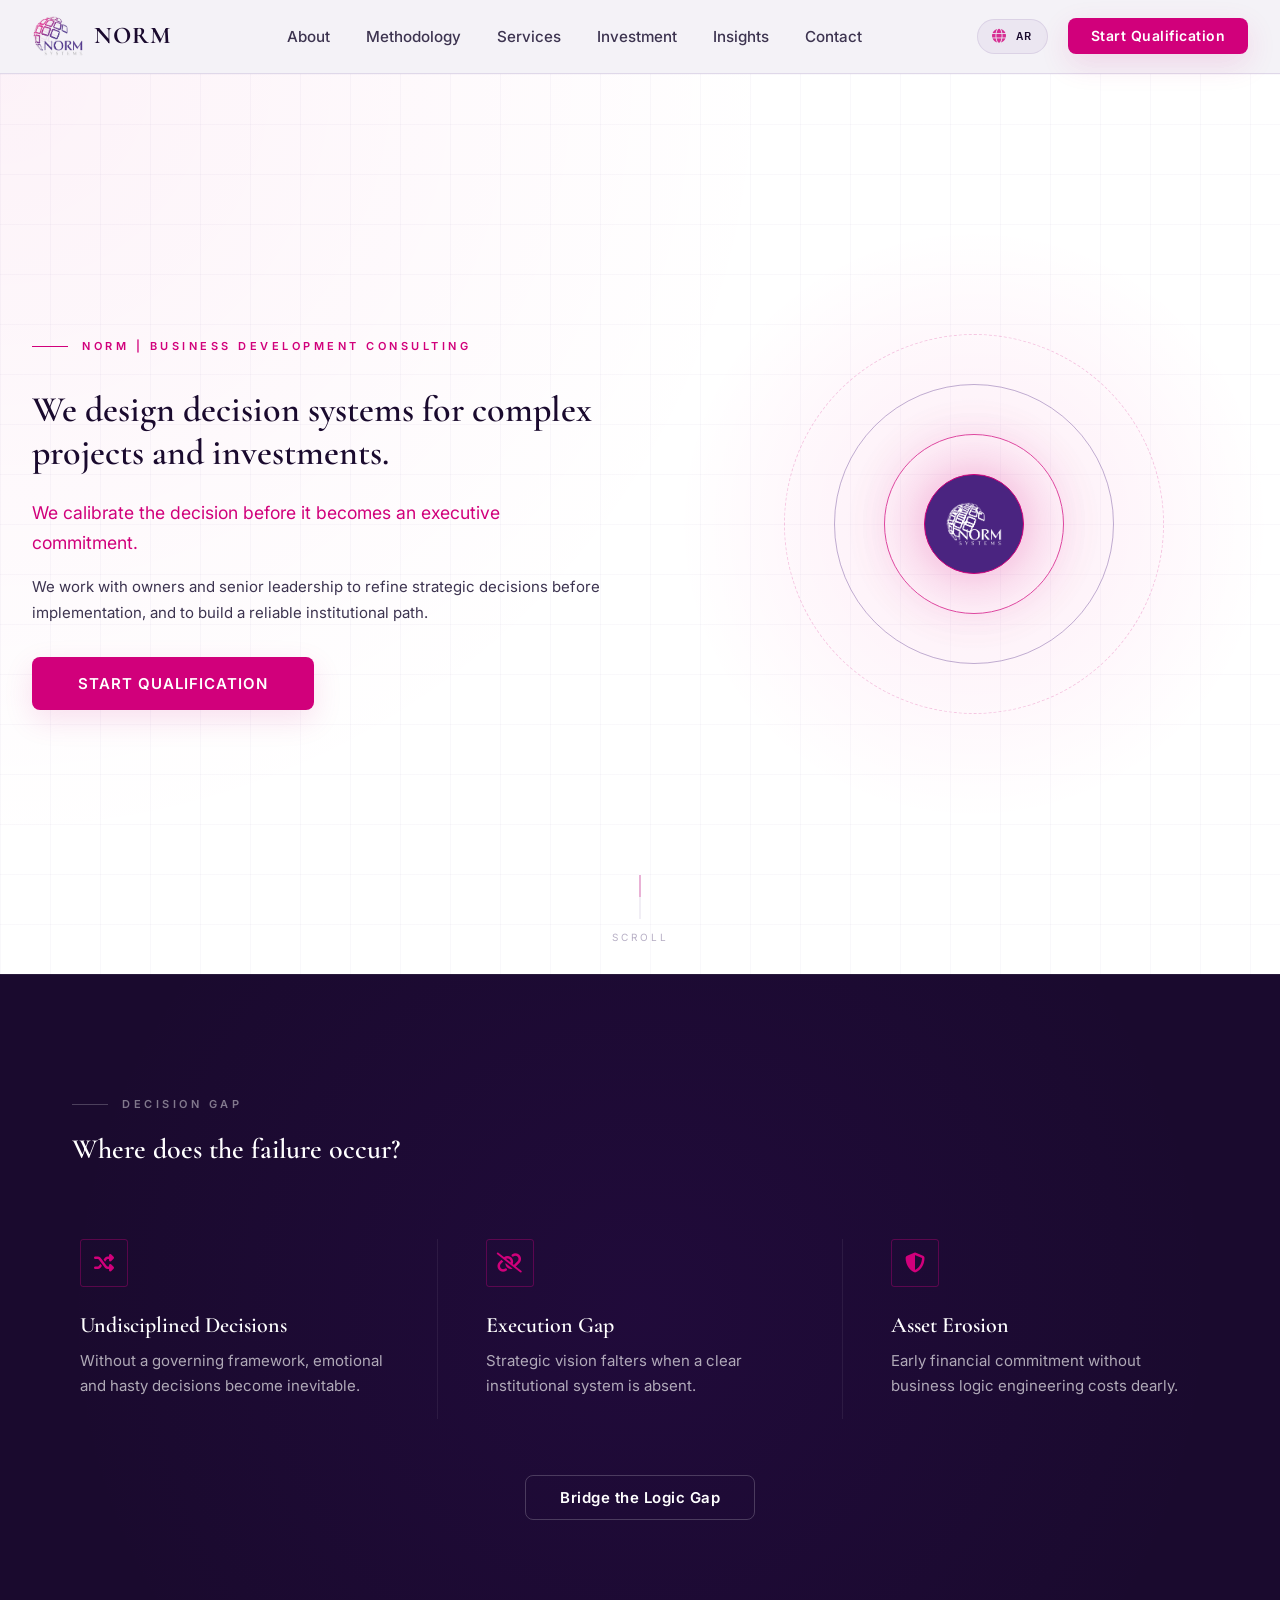
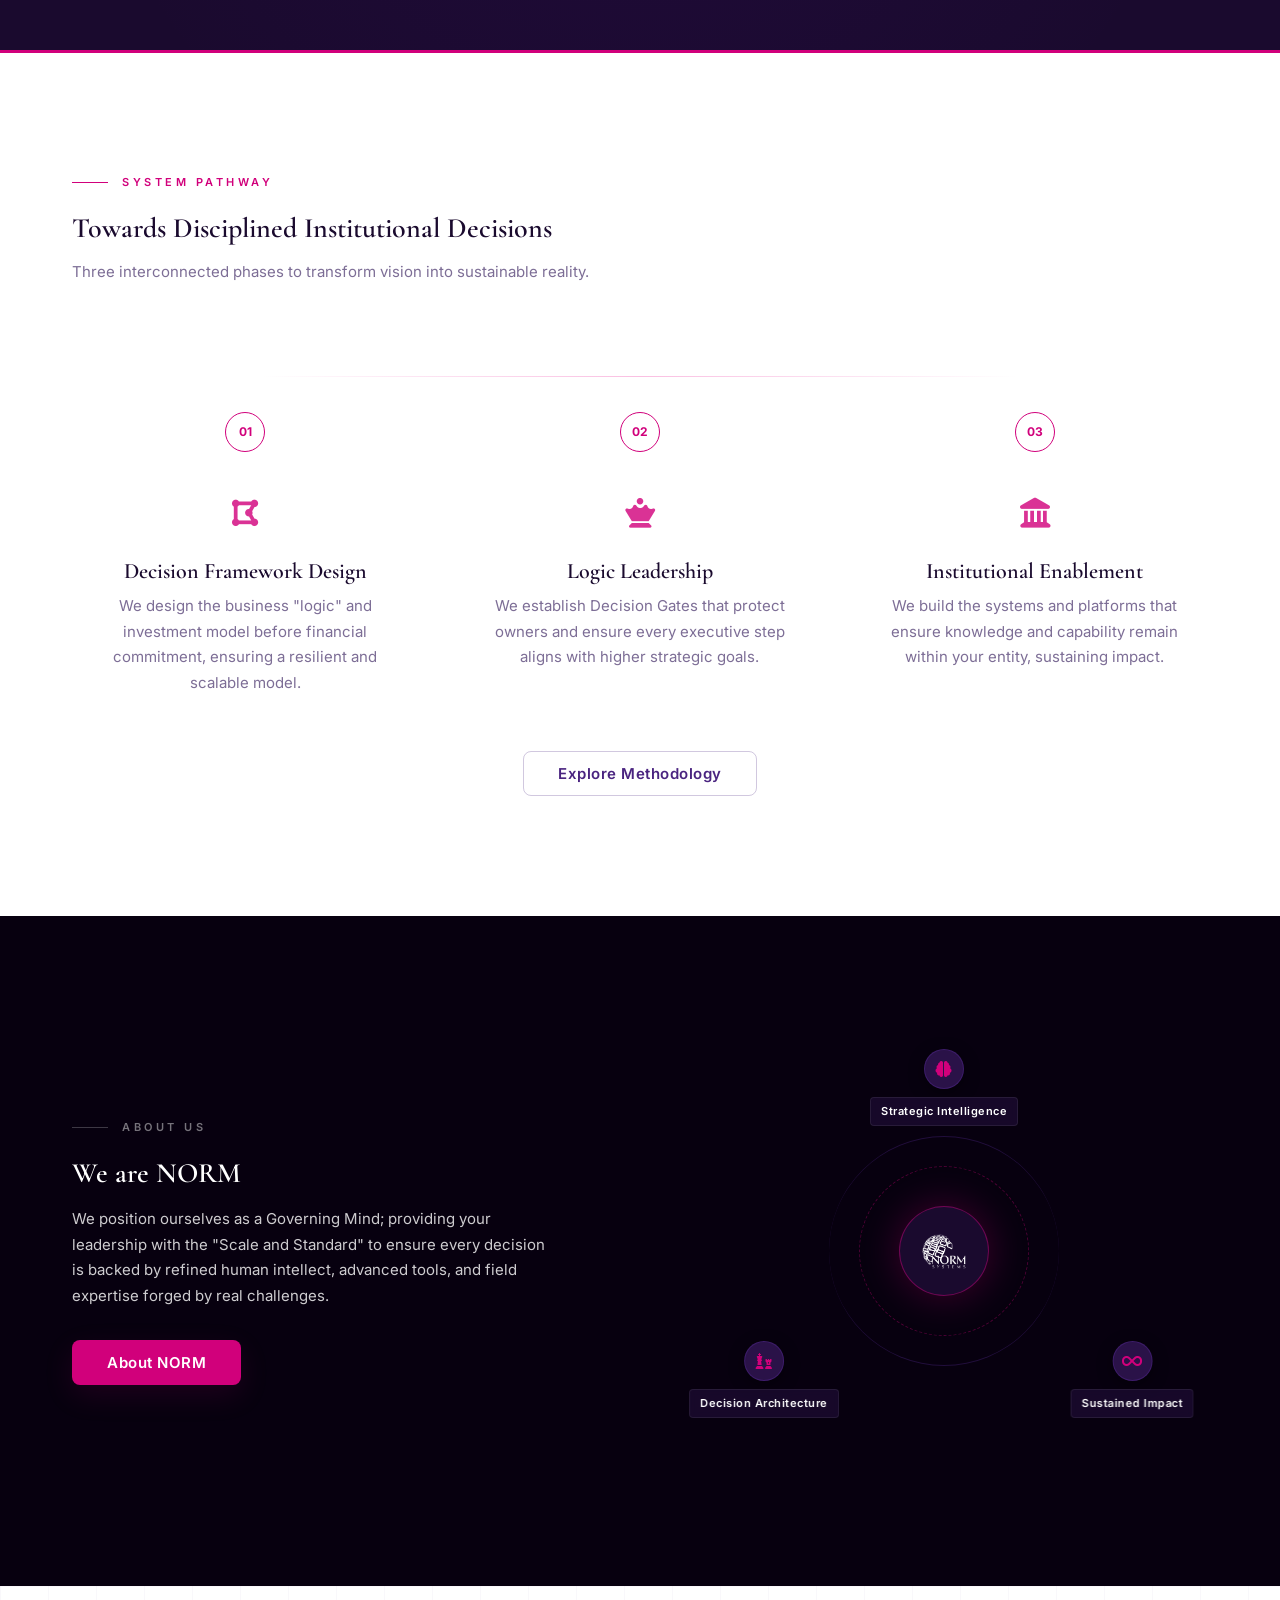
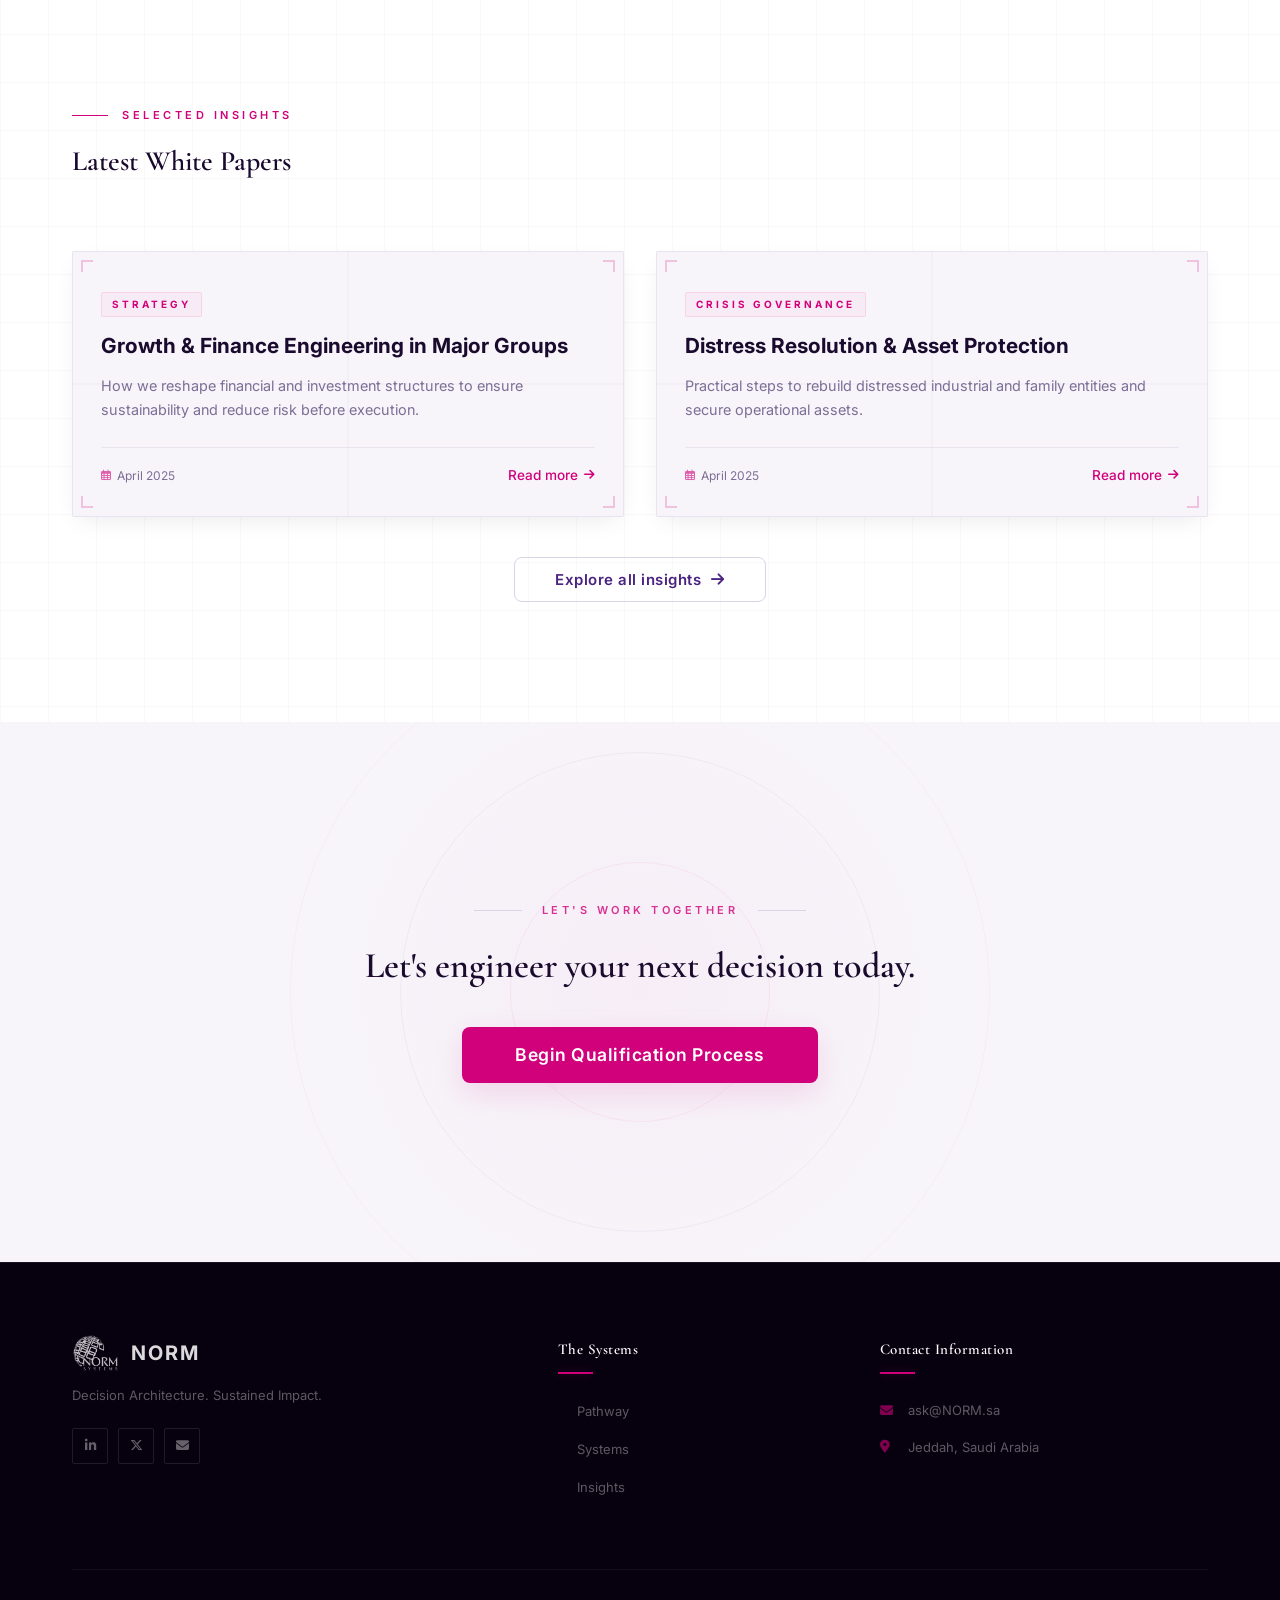
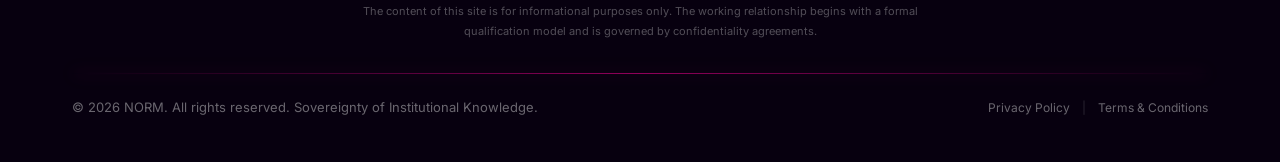
<file: index.html>
<!doctype html>
<html lang="ar" dir="rtl">
  <head>
    <meta charset="UTF-8" />
    <meta
      name="viewport"
      content="width=device-width, initial-scale=1.0, maximum-scale=1.0, user-scalable=no, viewport-fit=cover" />
    <title>NORM | دار هندسة القرار — استشارات استراتيجية، جدة</title>

    <!-- ══ SEO Core ════════════════════════════════════════════ -->
    <meta
      name="description"
      content="NORM | دار هندسة القرار — نصمّم أنظمة قرار متكاملة للمشاريع والاستثمارات المعقدة. نعمل مع الملاك والقيادات العليا لضبط القرار الاستراتيجي قبل التنفيذ وبناء مسار مؤسسي مستدام." />
    <meta
      name="keywords"
      content="NORM, هندسة القرار, استشارات استراتيجية, إدارة الاستثمار, حوكمة الشركات, هندسة الأعمال, جدة, المملكة العربية السعودية" />
    <meta name="author" content="NORM Decision Architecture House" />
    <meta name="robots" content="index, follow" />
    <meta name="theme-color" content="#07000F" />
    <link rel="canonical" href="https://amr-an3m.github.io/NORM_House/" />

    <!-- ══ Favicon & Icons ═══════════════════════════════════════ -->
    <link rel="icon" type="image/svg+xml" href="images/logo.svg" />
    <link rel="apple-touch-icon" sizes="180x180" href="images/logo.png" />

    <!-- ══ Preload Critical Assets ══════════════════════════════ -->
    <link rel="preload" href="images/logo.png" as="image" />
    <link
      rel="preload"
      href="https://cdnjs.cloudflare.com/ajax/libs/font-awesome/6.5.1/webfonts/fa-solid-900.woff2"
      as="font"
      type="font/woff2"
      crossorigin />

    <!-- ══ Open Graph (Facebook / LinkedIn) ═════════════════════ -->
    <meta property="og:type" content="website" />
    <meta property="og:url" content="https://amr-an3m.github.io/NORM_House/" />
    <meta property="og:site_name" content="NORM" />
    <meta property="og:locale" content="ar_SA" />
    <meta property="og:title" content="NORM | دار هندسة القرار" />
    <meta
      property="og:description"
      content="نصمّم أنظمة قرار متكاملة للمشاريع والاستثمارات المعقدة. نعمل مع الملاك والقيادات العليا لضبط القرار الاستراتيجي قبل التنفيذ." />
    <meta property="og:image" content="https://amr-an3m.github.io/NORM_House/images/logo.png" />
    <meta property="og:image:width" content="1200" />
    <meta property="og:image:height" content="630" />
    <meta property="og:image:alt" content="NORM — دار هندسة القرار" />

    <!-- ══ Twitter Card ════════════════════════════════════════ -->
    <meta name="twitter:card" content="summary_large_image" />
    <meta name="twitter:site" content="@NORM_SA" />
    <meta name="twitter:title" content="NORM | دار هندسة القرار" />
    <meta
      name="twitter:description"
      content="نصمّم أنظمة قرار للمشاريع والاستثمارات المعقدة. نعمل مع الملاك والقيادات العليا لضبط القرار الاستراتيجي." />
    <meta name="twitter:image" content="https://amr-an3m.github.io/NORM_House/images/logo.png" />

    <!-- ══ JSON-LD Structured Data ══════════════════════════════ -->
    <script type="application/ld+json">
      {
        "@context": "https://schema.org",
        "@type": "ProfessionalService",
        "name": "NORM",
        "alternateName": "دار هندسة القرار",
        "url": "https://amr-an3m.github.io/NORM_House/",
        "logo": "https://amr-an3m.github.io/NORM_House/images/logo.png",
        "description": "نصمّم أنظمة قرار متكاملة للمشاريع والاستثمارات المعقدة في المملكة العربية السعودية.",
        "address": {
          "@type": "PostalAddress",
          "addressLocality": "جدة",
          "addressCountry": "SA"
        },
        "contactPoint": {
          "@type": "ContactPoint",
          "email": "ask@NORM.sa",
          "contactType": "customer service"
        },
        "sameAs": ["https://www.linkedin.com/company/norm-sa"]
      }
    </script>

    <!-- ══ Search Console Verification ══════════════════════════ -->
    <!-- IMPORTANT: Update the content value with your actual verification code -->
    <meta
      name="google-site-verification"
      content="NORM_OFFICIAL_VERIFICATION" />

    <!-- ══ Fonts ════════════════════════════════════════════════ -->
    <link rel="preconnect" href="https://fonts.googleapis.com" />
    <link rel="preconnect" href="https://fonts.gstatic.com" crossorigin />
    <link
      rel="stylesheet"
      href="https://fonts.googleapis.com/css2?family=Cormorant+Garamond:wght@600;700&family=Inter:wght@400;500;600&family=IBM+Plex+Sans+Arabic:wght@400;500;600&display=swap" />

    <!-- ══ Icons (Font Awesome) ══════════════════════════════ -->
    <link
      rel="stylesheet"
      href="https://cdnjs.cloudflare.com/ajax/libs/font-awesome/6.5.1/css/all.min.css" />

    <!-- Stylesheet -->
    <link rel="stylesheet" href="assets/style.css" />

    <!-- GA4 Tag (Async) - Replace G-XXXXXXXXXX with your actual ID -->
    <script
      async
      src="https://www.googletagmanager.com/gtag/js?id=G-NORM2025"></script>

    <!-- ══ Critical: Language Flash Prevention ══════════════════ -->
    <script>
      (function () {
        const savedLang = localStorage.getItem("lang");
        const browserLang = navigator.language.startsWith("en") ? "en" : "ar";
        const lang = savedLang || browserLang;
        document.documentElement.lang = lang;
        document.documentElement.dir = lang === "ar" ? "rtl" : "ltr";
        // Apply a temporary class to hide content if needed
        document.documentElement.classList.add("js-loading");
      })();
    </script>
    <style>
      /* Hide content until JS translations are ready to prevent flash */
      .js-loading body > *:not(.loader-screen) {
        opacity: 0;
      }
      .js-loading .loader-screen {
        opacity: 1;
        visibility: visible;
      }
    </style>
  </head>
  <body>
    <!-- ═══════════════════════ Loading Screen ═══════════════════════ -->
    <div class="loader-screen" id="loaderScreen">
      <div class="loader-content">
        <img src="images/logo.png" alt="NORM" class="loader-logo" />
        <div class="loader-brand">NORM</div>
        <div class="loader-tagline">دار هندسة القرار</div>
        <div class="loader-bar"><div class="loader-fill"></div></div>
      </div>
    </div>

    <!-- ═══════════════════════ Scroll Progress ═══════════════════════ -->
    <div class="scroll-progress" id="scrollProgress"></div>

    <!-- ═══════════════════════ Menu Overlay (mobile) ══════════════════ -->
    <div class="menu-overlay" id="menuOverlay"></div>

    <!-- ═══════════════════════ NAVBAR ═══════════════════════ -->
    <nav
      class="navbar"
      id="navbar"
      role="navigation"
      aria-label="القائمة الرئيسية">
      <div class="nav-container">
        <!-- ── Brand ── -->
        <div class="nav-brand">
          <a href="index.html" class="logo-link">
            <img
              src="images/logo.png"
              alt="NORM"
              class="logo-img"
              loading="lazy" />
            <span class="logo-text">NORM</span>
          </a>
        </div>

        <!-- ── Navigation Menu (Desktop Inline / Mobile Sidebar) ── -->
        <div class="nav-menu" id="navMenu">
          <div class="nav-menu-header">
            <div class="nav-brand">
              <a href="index.html" class="logo-link">
                <img src="images/logo.png" alt="NORM" class="logo-img" />
                <span class="logo-text">NORM</span>
              </a>
            </div>
            <button
              class="mobile-close"
              id="mobileClose"
              aria-label="إغلاق القائمة">
              <i class="fas fa-times"></i>
            </button>
          </div>

          <div class="nav-menu-body">
            <ul class="nav-links" role="list">
              <li><a href="about.html" data-i18n="nav_about">من نحن</a></li>
              <li><a href="methodology.html" data-i18n="nav_methodology">المنهجية</a></li>
              <li>
                <a href="index.html#services" data-i18n="nav_services"
                  >المنظومات</a
                >
              </li>
              <li>
                <a href="index.html#investment" data-i18n="nav_investment"
                  >الإستثمار</a
                >
              </li>
              <li>
                <a href="index.html#insights" data-i18n="nav_insights">الرؤى</a>
              </li>
              <li>
                <a href="index.html#contact" data-i18n="nav_contact">التواصل</a>
              </li>
            </ul>
          </div>

          <div class="nav-menu-footer">
            <div class="mobile-nav-actions">
              <button
                class="lang-toggle"
                data-lang-toggle
                aria-label="تبديل اللغة">
                <i class="fas fa-globe"></i>
                <span class="lang-text">EN</span>
              </button>
              <a
                href="index.html#contact"
                class="btn btn-primary btn-sm menu-cta"
                data-i18n="cta_start"
                >ابدأ التأهيل</a
              >
            </div>
          </div>
        </div>

        <!-- ── Desktop Actions ── -->
        <div class="nav-actions desktop-only">
          <button class="lang-toggle" data-lang-toggle aria-label="تبديل اللغة">
            <i class="fas fa-globe"></i>
            <span class="lang-text">EN</span>
          </button>
          <a
            href="index.html#contact"
            class="btn btn-primary btn-sm"
            data-i18n="cta_start"
            >ابدأ التأهيل</a
          >
        </div>

        <!-- ── Mobile Toggle ── -->
        <button
          class="mobile-toggle"
          id="mobileToggle"
          aria-label="فتح القائمة"
          aria-expanded="false"
          aria-controls="navMenu">
          <i class="fas fa-bars" aria-hidden="true"></i>
        </button>
      </div>
    </nav>

    <!-- ══ MAIN CONTENT ══════════════════════════════════════════ -->
    <main id="main-content">
      <!-- ══ HERO ═══════════════════════════════════════════════ -->
      <section class="hero" id="hero" aria-label="الصفحة الرئيسية">
        <div class="hero-grid">
          <div
            class="hero-text-panel"
            data-reveal="fade-up"
            data-reveal-delay="300">
            <div class="hero-eyebrow">
              <span class="eyebrow-line"></span>
              <span class="eyebrow-text" data-i18n="hero_label"
                >NORM | استشارات تطوير الأعمال</span
              >
            </div>
            <h1 class="heading-1 hero-heading-spacing" data-i18n="hero_title">
              نصمّم أنظمة قرار للمشاريع والاستثمارات المعقدة.
            </h1>
            <p class="hero-sub hero-sub-spacing" data-i18n="hero_sub">
              نضبط القرار قبل أن يتحول إلى التزام تنفيذي.
            </p>
            <p class="text-body hero-text-spacing" data-i18n="hero_text">
              مهمتنا ليست تقديم استشارة تنفيذية، بل هندسة المنطق الذي سيحكم
              قراراتك القادمة. نحن نتدخل حيث يتوقف المستشار المالي عن العمل
              وتبدأ المخاطر التشغيلية الحقيقية.
            </p>
            <div class="hero-actions">
              <a
                href="#contact"
                class="btn btn-primary hero-cta-pulse"
                data-i18n="cta_start"
                >ابدأ التأهيل</a
              >
            </div>
          </div>

          <div class="hero-geo" data-reveal="fade-in" data-reveal-delay="600">
            <div class="geo-composition">
              <div class="geo-ring geo-ring-1"></div>
              <div class="geo-ring geo-ring-2"></div>
              <div class="geo-ring geo-ring-3"></div>
              <div class="geo-logo">
                <img src="images/logo.png" alt="NORM Logo" />
              </div>
            </div>
          </div>
        </div>

        <div class="hero-scroll" id="scrollIndicator">
          <div class="scroll-track"><div class="scroll-thumb"></div></div>
          <span class="scroll-label" data-i18n="scroll_down">تمرير</span>
        </div>
      </section>

      <!-- ═══════════════════════ DECISION GAP ═══════════════════════ -->
      <section class="decision-gap" id="decision" aria-labelledby="gap-heading">
        <div class="container">
          <div class="gap-head" data-reveal="fade-up">
            <div class="section-eyebrow light">
              <span class="eyebrow-line"></span>
              <span class="eyebrow-text" data-i18n="gap_label"
                >فجوة القرار</span
              >
            </div>
            <h2
              class="heading-2 text-inverse"
              id="gap-heading"
              data-i18n="gap_title">
              أين يحدث الخلل؟
            </h2>
          </div>

          <div class="gap-pillars">
            <div
              class="gap-pillar"
              data-reveal="fade-up"
              data-reveal-delay="100">
              <div class="pillar-icon">
                <i class="fas fa-random" aria-hidden="true"></i>
              </div>
              <h3 class="heading-3 text-inverse" data-i18n="gap_p1_title">
                قرارات غير منضبطة
              </h3>
              <p class="pillar-text" data-i18n="gap_p1_text">
                غياب المنهجية الضابطة يفتح الباب أمام القرارات العاطفية
                والمتسرعة.
              </p>
            </div>
            <div class="pillar-divider" aria-hidden="true"></div>
            <div
              class="gap-pillar"
              data-reveal="fade-up"
              data-reveal-delay="200">
              <div class="pillar-icon">
                <i class="fas fa-unlink" aria-hidden="true"></i>
              </div>
              <h3 class="heading-3 text-inverse" data-i18n="gap_p2_title">
                فجوة التنفيذ
              </h3>
              <p class="pillar-text" data-i18n="gap_p2_text">
                الرؤية الاستراتيجية تتعثر حين تغيب المنظومة المؤسسية الواضحة.
              </p>
            </div>
            <div class="pillar-divider" aria-hidden="true"></div>
            <div
              class="gap-pillar"
              data-reveal="fade-up"
              data-reveal-delay="300">
              <div class="pillar-icon">
                <i class="fas fa-shield-alt" aria-hidden="true"></i>
              </div>
              <h3 class="heading-3 text-inverse" data-i18n="gap_p3_title">
                تآكل الأصول
              </h3>
              <p class="pillar-text" data-i18n="gap_p3_text">
                الالتزام المالي المبكر دون هندسة منطق الأعمال يكلف الكثير.
              </p>
            </div>
          </div>

          <div
            class="section-actions"
            data-reveal="fade-up"
            data-reveal-delay="400">
            <a href="#about" class="btn btn-outline-inverse" data-i18n="gap_cta"
              >سد الفجوة المنطقية</a
            >
          </div>
        </div>
      </section>

      <!-- ═══════════════════════ METHODOLOGY ═══════════════════════ -->
      <section
        class="methodology"
        id="methodology"
        aria-labelledby="methodology-heading">
        <div class="container">
          <div class="section-header-block" data-reveal="fade-up">
            <div class="section-eyebrow">
              <span class="eyebrow-line"></span>
              <span class="eyebrow-text" data-i18n="methodology_label"
                >مسار المنظومة</span
              >
            </div>
            <h2
              class="heading-2"
              id="methodology-heading"
              data-i18n="methodology_title">
              نحو قرارات مؤسسية منضبطة
            </h2>
            <p
              class="text-body-muted section-desc-spacing"
              data-i18n="methodology_desc">
              ثلاث مراحل مترابطة لتحويل الرؤية إلى واقع مستدام.
            </p>
          </div>

          <div class="method-track">
            <div
              class="method-step"
              data-reveal="fade-up"
              data-reveal-delay="100">
              <div class="step-marker">01</div>
              <div class="step-body">
                <div class="step-icon"><i class="fas fa-draw-polygon"></i></div>
                <h3 class="heading-3" data-i18n="method_1_title">
                  تصميم أطر القرار
                </h3>
                <p class="text-small" data-i18n="method_1_desc">
                  نقوم بتصميم "منطق" العمل ونموذج الاستثمار قبل الالتزام المالي،
                  لنضمن لك نموذجاً قادراً على الصمود والنمو.
                </p>
              </div>
            </div>

            <div
              class="method-step"
              data-reveal="fade-up"
              data-reveal-delay="200">
              <div class="step-marker">02</div>
              <div class="step-body">
                <div class="step-icon"><i class="fas fa-chess-queen"></i></div>
                <h3 class="heading-3" data-i18n="method_2_title">
                  قيادة المنطق
                </h3>
                <p class="text-small" data-i18n="method_2_desc">
                  نضع بوابات القرار (Decision Gates) التي تحمي الملاك وتضمن
                  اتساق كل خطوة تنفيذية مع الأهداف الكبرى.
                </p>
              </div>
            </div>

            <div
              class="method-step"
              data-reveal="fade-up"
              data-reveal-delay="300">
              <div class="step-marker">03</div>
              <div class="step-body">
                <div class="step-icon"><i class="fas fa-landmark"></i></div>
                <h3 class="heading-3" data-i18n="method_3_title">
                  التمكين المؤسسي
                </h3>
                <p class="text-small" data-i18n="method_3_desc">
                  نبني الأنظمة والمنصات التي تضمن بقاء المعرفة والقدرة داخل
                  كيانك، لضمان استدامة الأثر.
                </p>
              </div>
            </div>
          </div>

          <!-- Mobile Pagination Dots -->
          <div class="method-dots"></div>

          <div
            class="section-actions"
            data-reveal="fade-up"
            data-reveal-delay="400">
            <a
              href="#contact"
              class="btn btn-outline"
              data-i18n="methodology_cta"
              >استكشف المنهجية</a
            >
          </div>
        </div>
      </section>

      <!-- ═══════════════════════ ABOUT ═══════════════════════ -->
      <section class="about" id="about" aria-labelledby="about-heading">
        <div class="container">
          <div class="about-grid">
            <div class="about-text" data-reveal="fade-left">
              <div class="section-eyebrow light">
                <span class="eyebrow-line"></span>
                <span class="eyebrow-text" data-i18n="about_label">من نحن</span>
              </div>
              <h2
                class="heading-2 text-inverse"
                id="about-heading"
                data-i18n="about_title">
                من نحن (NORM)
              </h2>
              <p
                class="text-body text-inverse about-text-spacing"
                style="opacity: 0.8"
                data-i18n="about_desc">
                نحن نتموضع كعقل مؤسسي ضابط (Governing Mind)؛ نمنح قيادتك
                "المسطرة والمعيار" ليكون كل قرار مدعوماً ببصمة فكرية بشرية
                رفيعة، ومعززاً بأدوات تقنية متطورة، ومستنداً لخبرات ميدانية ذاقت
                تحديات الواقع قبل أن تصيغ نظريات النجاح.
              </p>
              <a href="about.html" class="btn btn-primary" data-i18n="about_cta"
                >عن NORM</a
              >
            </div>

            <div class="about-blueprint" data-reveal="fade-right">
              <!-- Core -->
              <div class="bp-core">
                <div class="bp-ring ring-inner"></div>
                <div class="bp-ring ring-outer"></div>
                <div class="bp-logo">
                  <img src="images/logo.png" alt="NORM Core" loading="lazy" />
                </div>
              </div>

              <!-- Nodes -->
              <div class="bp-nodes">
                <div class="bp-node node-1">
                  <div class="node-icon"><i class="fas fa-brain"></i></div>
                  <span class="node-label" data-i18n="card_feat_1"
                    >الذكاء الاستراتيجي</span
                  >
                </div>
                <div class="bp-node node-2">
                  <div class="node-icon"><i class="fas fa-chess"></i></div>
                  <span class="node-label" data-i18n="card_feat_2"
                    >هندسة القرار</span
                  >
                </div>
                <div class="bp-node node-3">
                  <div class="node-icon"><i class="fas fa-infinity"></i></div>
                  <span class="node-label" data-i18n="card_feat_3"
                    >استدامة الأثر</span
                  >
                </div>
              </div>
            </div>
          </div>
        </div>
      </section>

      <!-- ═══════════════════════ INSIGHTS ═══════════════════════ -->
      <section
        class="insights"
        id="insights"
        aria-labelledby="insights-heading">
        <div class="container">
          <div class="section-header-block" data-reveal="fade-up">
            <div class="section-eyebrow">
              <span class="eyebrow-line"></span>
              <span class="eyebrow-text" data-i18n="insights_label"
                >رؤى مختارة</span
              >
            </div>
            <h2
              class="heading-2"
              id="insights-heading"
              data-i18n="insights_title">
              أحدث الأوراق البيضاء
            </h2>
          </div>

          <div class="insights-grid">
            <article
              class="insight-card"
              data-reveal="fade-up"
              data-reveal-delay="100">
              <div class="card-geometry">
                <div class="card-corner top-left"></div>
                <div class="card-corner top-right"></div>
                <div class="card-corner bottom-left"></div>
                <div class="card-corner bottom-right"></div>
                <div class="card-line horizontal"></div>
                <div class="card-line vertical"></div>
              </div>

              <div class="card-content">
                <span class="card-category" data-i18n="insight_1_cat"
                  >الاستراتيجية</span
                >
                <h3 class="card-title" data-i18n="insight_1_title">
                  هندسة النمو والتمويل في المجموعات الكبرى
                </h3>
                <p class="card-excerpt" data-i18n="insight_1_desc">
                  كيف نعيد صياغة الهياكل المالية والاستثمارية لضمان الاستدامة
                  وتقليل المخاطر قبل التنفيذ الفعلي.
                </p>

                <div class="card-meta">
                  <span class="meta-date"
                    ><i class="far fa-calendar-alt"></i>
                    <span data-i18n="insight_1_date">أبريل 2025</span></span
                  >
                  <a href="#contact" class="meta-link">
                    <span data-i18n="read_more">اقرأ الرؤية</span>
                    <i class="fas fa-arrow-left"></i>
                  </a>
                </div>
              </div>
            </article>

            <article
              class="insight-card"
              data-reveal="fade-up"
              data-reveal-delay="200">
              <div class="card-geometry">
                <div class="card-corner top-left"></div>
                <div class="card-corner top-right"></div>
                <div class="card-corner bottom-left"></div>
                <div class="card-corner bottom-right"></div>
                <div class="card-line horizontal"></div>
                <div class="card-line vertical"></div>
              </div>

              <div class="card-content">
                <span class="card-category" data-i18n="insight_2_cat"
                  >حوكمة الأزمات</span
                >
                <h3 class="card-title" data-i18n="insight_2_title">
                  معالجة التعثر وحماية الأصول
                </h3>
                <p class="card-excerpt" data-i18n="insight_2_desc">
                  خطوات عملية لإعادة بناء الكيانات الصناعية والعائلية المتعثرة
                  وتأمين الأصول التشغيلية.
                </p>

                <div class="card-meta">
                  <span class="meta-date"
                    ><i class="far fa-calendar-alt"></i>
                    <span data-i18n="insight_2_date">أبريل 2025</span></span
                  >
                  <a href="#contact" class="meta-link">
                    <span data-i18n="read_more">اقرأ الرؤية</span>
                    <i class="fas fa-arrow-left"></i>
                  </a>
                </div>
              </div>
            </article>
          </div>

          <div
            class="insights-footer"
            data-reveal="fade-up"
            data-reveal-delay="300">
            <a href="#insights" class="btn btn-outline">
              <span data-i18n="explore_all">استكشف جميع الرؤى</span>
              <i class="fas fa-arrow-left"></i>
            </a>
          </div>
        </div>
      </section>

      <!-- ═══════════════════════ CLOSING CTA ═══════════════════════ -->
      <section class="closing-cta" id="contact" aria-labelledby="cta-heading">
        <div class="cta-geo" aria-hidden="true">
          <div class="cta-geo-ring cta-r1"></div>
          <div class="cta-geo-ring cta-r2"></div>
          <div class="cta-geo-ring cta-r3"></div>
        </div>
        <div class="cta-inner">
          <div data-reveal="zoom-in-up">
            <div class="cta-eyebrow">
              <span class="eyebrow-line"></span>
              <span class="eyebrow-text" data-i18n="cta_label"
                >لنبدأ العمل معًا</span
              >
              <span class="eyebrow-line"></span>
            </div>
            <h2
              class="heading-1 cta-headline-spacing"
              id="cta-heading"
              data-i18n="cta_title">
              لنبدأ اليوم هندسة قرارك القادم.
            </h2>
            <a
              href="mailto:ask@NORM.sa"
              class="btn btn-primary btn-lg"
              data-i18n="cta_btn"
              >ابدأ عملية التأهيل</a
            >
          </div>
        </div>
      </section>
    </main>

    <!-- ══ FOOTER ═══════════════════════════════════════════════ -->
    <footer class="footer">
      <div class="container">
        <div class="footer-grid">
          <div class="footer-col">
            <div class="footer-brand">
              <img
                src="images/logo.png"
                alt="NORM"
                class="footer-logo-img"
                loading="lazy" />
              <span class="footer-brand-name">NORM</span>
            </div>
            <p class="footer-tagline" data-i18n="footer_tagline">
              هندسة القرار. استدامة الأثر.
            </p>
            <div class="footer-social">
              <a href="#" class="social-link" aria-label="LinkedIn"
                ><i class="fab fa-linkedin-in"></i
              ></a>
              <a href="#" class="social-link" aria-label="X (Twitter)"
                ><i class="fab fa-x-twitter"></i
              ></a>
              <a
                href="mailto:ask@NORM.sa"
                class="social-link"
                aria-label="Email"
                ><i class="fas fa-envelope"></i
              ></a>
            </div>
          </div>

          <div class="footer-col">
            <h4 class="footer-title" data-i18n="footer_title_links">
              روابط المنظومة
            </h4>
            <ul class="footer-links">
              <li><a href="methodology.html" data-i18n="footer_link1">المنهجية</a></li>
              <li><a href="#about" data-i18n="footer_link2">المنظومات</a></li>
              <li><a href="#insights" data-i18n="footer_link3">الرؤى</a></li>
            </ul>
          </div>

          <div class="footer-col">
            <h4 class="footer-title" data-i18n="footer_title_contact">
              بيانات التواصل
            </h4>
            <a href="mailto:ask@NORM.sa" class="footer-contact"
              ><i class="fas fa-envelope"></i> <span>ask@NORM.sa</span></a
            >
            <a
              href="https://maps.app.goo.gl/yhGBuXACHJ947iiZ6"
              target="_blank"
              rel="noopener noreferrer"
              class="footer-contact"
              ><i class="fas fa-map-marker-alt"></i>
              <span data-i18n="footer_location"
                >جدة، المملكة العربية السعودية</span
              ></a
            >
          </div>
        </div>

        <div class="footer-disclaimer">
          <p class="text-small" data-i18n="footer_legal">
            محتوى هذا الموقع لأغراض تعريفية فقط. علاقة العمل تبدأ بنموذج تأهيل
            رسمي وتحكمها اتفاقيات سرية.
          </p>
        </div>

        <div class="footer-bottom">
          <div class="footer-bottom-inner">
            <p class="footer-copyright text-small">
              &copy; <span id="currentYear"></span> NORM.
              <span data-i18n="footer_rights"
                >جميع الحقوق محفوظة. سيادة المعرفة المؤسسية.</span
              >
            </p>
            <div class="footer-policies">
              <a href="#" data-i18n="privacy_policy">سياسة الخصوصية</a>
              <span class="sep">|</span>
              <a href="#" data-i18n="terms_conditions">الشروط والأحكام</a>
            </div>
          </div>
        </div>
      </div>
    </footer>

    <!-- Back to Top -->
    <button class="back-to-top" id="backToTop" aria-label="العودة للأعلى">
      <i class="fas fa-chevron-up" aria-hidden="true"></i>
    </button>

    <!-- Scripts -->
    <script src="assets/main.js"></script>
  </body>
</html>
</file>
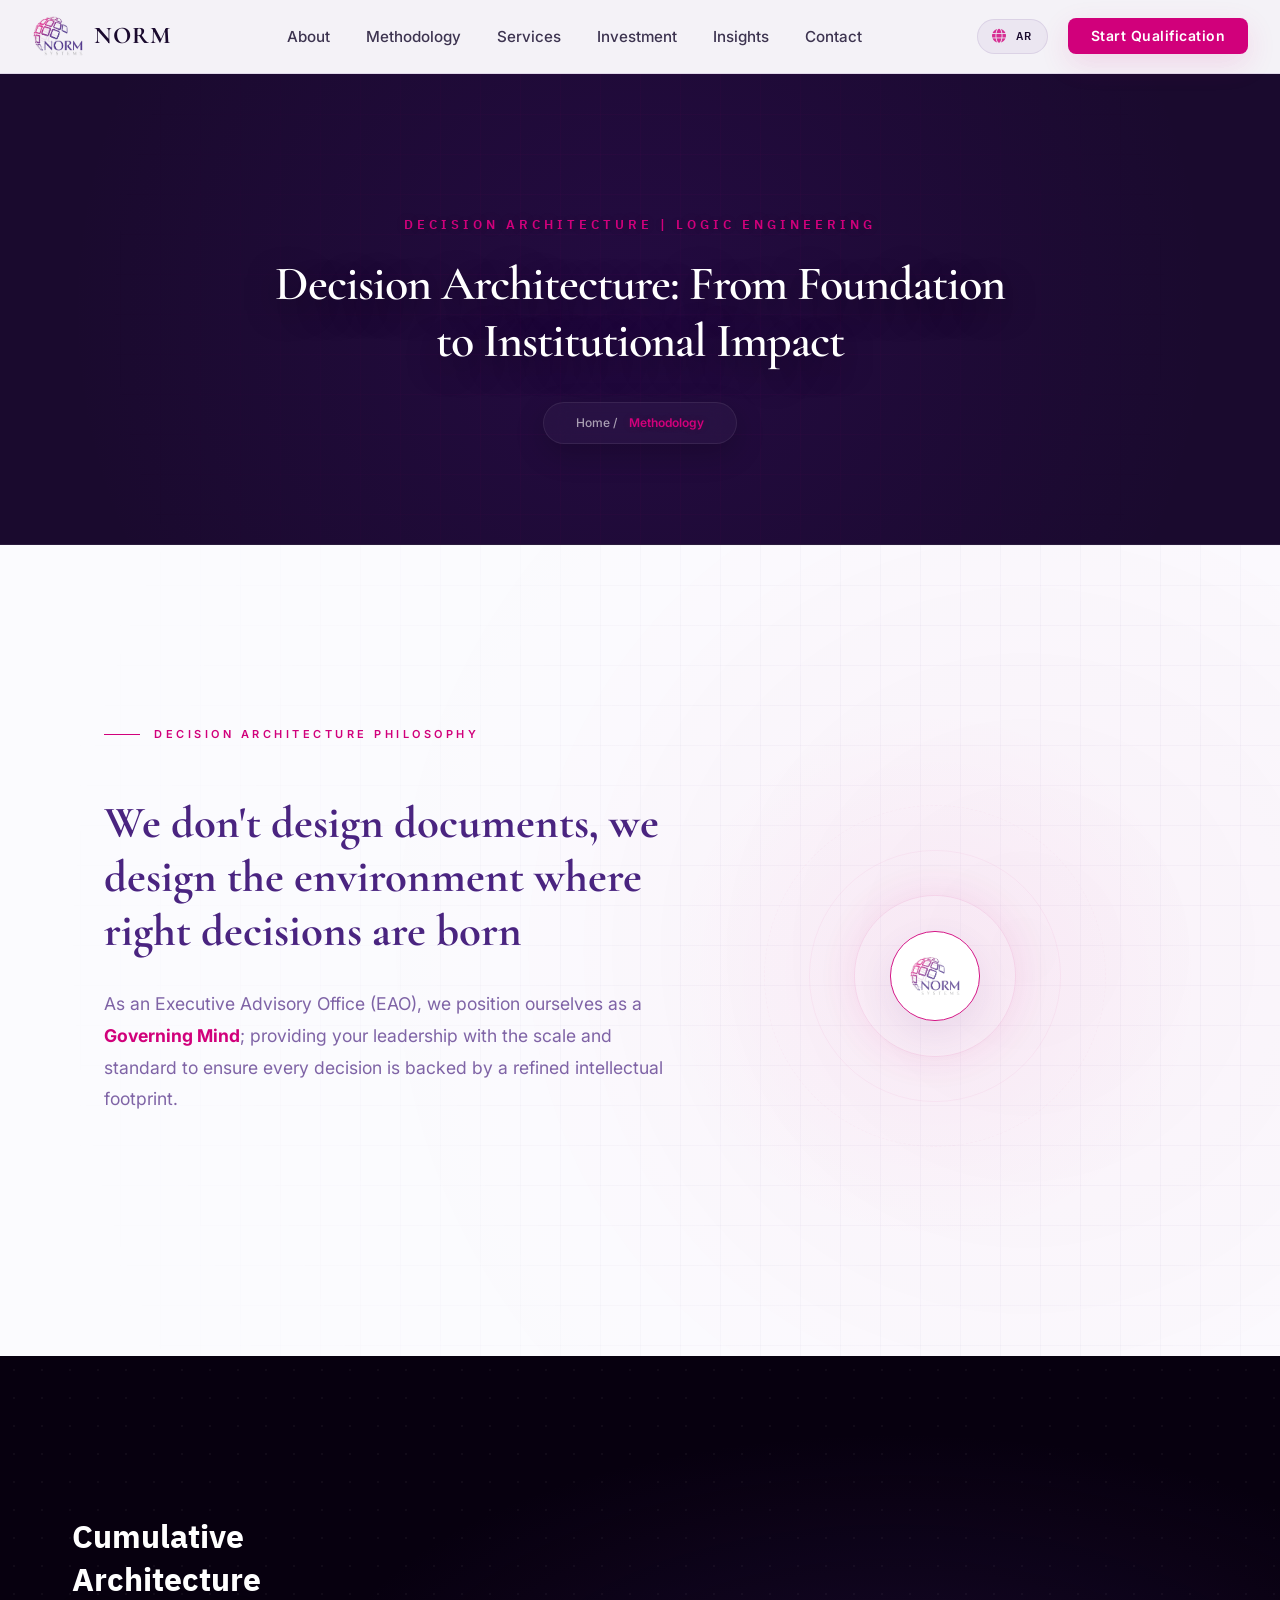
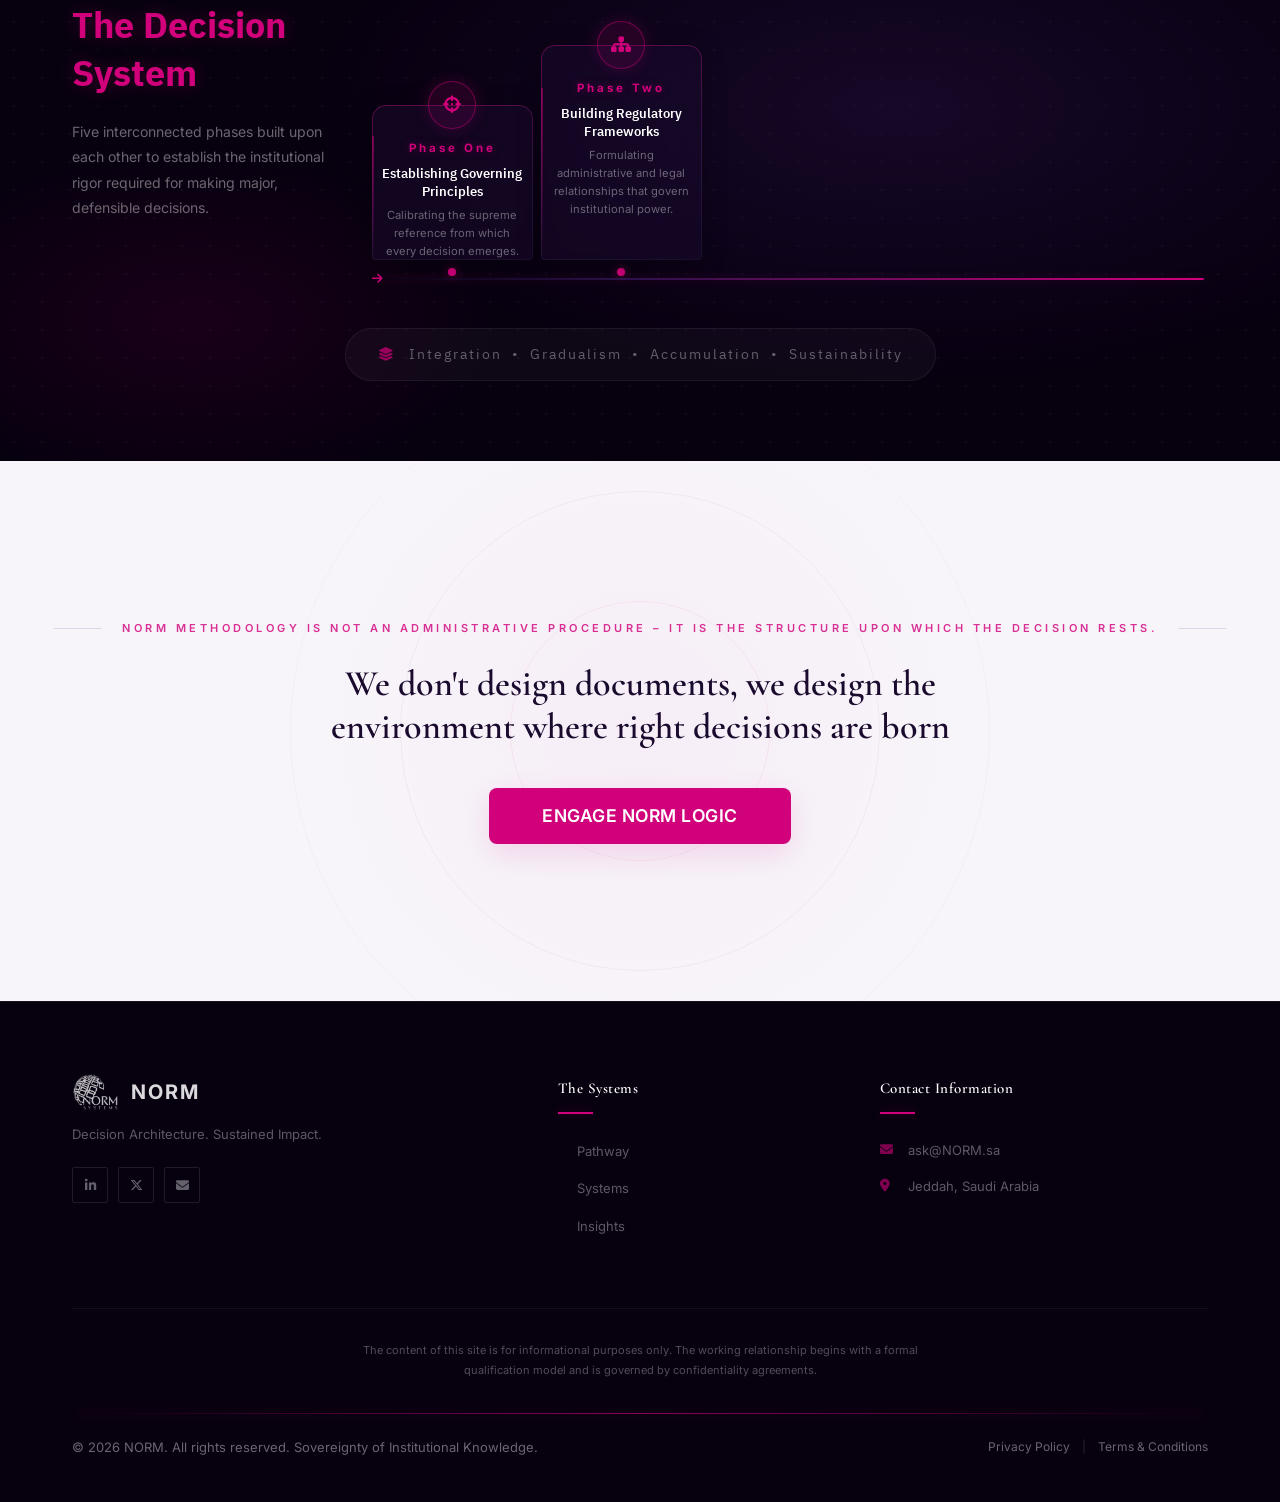
<file: methodology.html>
<!doctype html>
<html lang="ar" dir="rtl">
  <head>
    <meta charset="UTF-8" />
    <meta
      name="viewport"
      content="width=device-width, initial-scale=1.0, maximum-scale=1.0, user-scalable=no, viewport-fit=cover" />
    <title>NORM | فلسفة ومنهجية نورم</title>

    <!-- ══ SEO Core ════════════════════════════════════════════ -->
    <meta
      name="description"
      content="منهجية NORM | نُهج هندسة القرار الاستراتيجي والنضج المؤسسي. اكتشف كيف نصمم البيئة التي تولد فيها القرارات الصحيحة عبر خمس مراحل تراكمية تضمن أثر القرار واستدامته." />
    <meta
      name="keywords"
      content="منهجية نورم, هندسة القرار, النضج المؤسسي, التدرج الاستراتيجي, إدارة المعرفة المؤسسية, الرقابة والامتثال, استشارات استراتيجية" />
    <meta name="author" content="NORM Decision Architecture House" />
    <meta name="robots" content="index, follow" />
    <meta name="theme-color" content="#07000F" />
    <link
      rel="canonical"
      href="https://amr-an3m.github.io/NORM_House/methodology.html" />

    <!-- ══ Open Graph ════════════════════════════════════════════ -->
    <meta property="og:type" content="website" />
    <meta
      property="og:url"
      content="https://amr-an3m.github.io/NORM_House/methodology.html" />
    <meta property="og:site_name" content="NORM" />
    <meta property="og:locale" content="ar_SA" />
    <meta property="og:title" content="المنهجية | NORM — دار هندسة القرار" />
    <meta
      property="og:description"
      content="اكتشف كيف نصمم البيئة التي تولد فيها القرارات الصحيحة عبر خمس مراحل تراكمية تضمن رصانة القرار وأثره المؤسسي." />
    <meta
      property="og:image"
      content="https://amr-an3m.github.io/NORM_House/images/logo.png" />
    <meta property="og:image:width" content="1200" />
    <meta property="og:image:height" content="630" />

    <!-- ══ Twitter Card ════════════════════════════════════════ -->
    <meta name="twitter:card" content="summary_large_image" />
    <meta name="twitter:title" content="المنهجية | NORM — دار هندسة القرار" />
    <meta
      name="twitter:description"
      content="منهجية NORM لهندسة القرار الاستراتيجي: من التأصيل إلى الأثر المؤسسي المستدام." />
    <meta
      name="twitter:image"
      content="https://amr-an3m.github.io/NORM_House/images/logo.png" />

    <!-- ══ JSON-LD Structured Data (Breadcrumbs) ════════════════ -->
    <script type="application/ld+json">
      {
        "@context": "https://schema.org",
        "@type": "BreadcrumbList",
        "itemListElement": [
          {
            "@type": "ListItem",
            "position": 1,
            "name": "الرئيسية",
            "item": "https://amr-an3m.github.io/NORM_House/"
          },
          {
            "@type": "ListItem",
            "position": 2,
            "name": "المنهجية",
            "item": "https://amr-an3m.github.io/NORM_House/methodology.html"
          }
        ]
      }
    </script>

    <!-- ══ Icons (Font Awesome) ══════════════════════════════ -->
    <link
      rel="stylesheet"
      href="https://cdnjs.cloudflare.com/ajax/libs/font-awesome/6.5.1/css/all.min.css" />

    <!-- ══ Fonts ════════════════════════════════════════════════ -->
    <link rel="preconnect" href="https://fonts.googleapis.com" />
    <link rel="preconnect" href="https://fonts.gstatic.com" crossorigin />
    <link
      rel="stylesheet"
      href="https://fonts.googleapis.com/css2?family=Cormorant+Garamond:wght@600;700&family=Inter:wght@400;500;600&family=IBM+Plex+Sans+Arabic:wght@400;500;600&display=swap" />

    <!-- Stylesheet -->
    <link rel="stylesheet" href="assets/style.css" />

    <!-- ══ Critical: Language Flash Prevention ══════════════════ -->
    <script>
      (function () {
        const savedLang = localStorage.getItem("lang");
        const browserLang = navigator.language.startsWith("en") ? "en" : "ar";
        const lang = savedLang || browserLang;
        document.documentElement.lang = lang;
        document.documentElement.dir = lang === "ar" ? "rtl" : "ltr";
        document.documentElement.classList.add("js-loading");
      })();
    </script>
    <style>
      .js-loading body > *:not(.loader-screen) {
        opacity: 0;
      }
      .js-loading .loader-screen {
        opacity: 1;
        visibility: visible;
      }
    </style>
  </head>
  <body>
    <!-- ═══════════════════════ Scroll Progress ═══════════════════════ -->
    <div class="scroll-progress" id="scrollProgress"></div>

    <!-- ═══════════════════════ Menu Overlay (mobile) ══════════════════ -->
    <div class="menu-overlay" id="menuOverlay"></div>

    <!-- ═══════════════════════ NAVBAR ═══════════════════════ -->
    <nav
      class="navbar"
      id="navbar"
      role="navigation"
      aria-label="القائمة الرئيسية">
      <div class="nav-container">
        <!-- ── Brand ── -->
        <div class="nav-brand">
          <a href="index.html" class="logo-link">
            <img
              src="images/logo.png"
              alt="NORM"
              class="logo-img"
              loading="lazy" />
            <span class="logo-text">NORM</span>
          </a>
        </div>

        <!-- ── Navigation Menu (Desktop Inline / Mobile Sidebar) ── -->
        <div class="nav-menu" id="navMenu">
          <div class="nav-menu-header">
            <div class="nav-brand">
              <a href="index.html" class="logo-link">
                <img src="images/logo.png" alt="NORM" class="logo-img" />
                <span class="logo-text">NORM</span>
              </a>
            </div>
            <button
              class="mobile-close"
              id="mobileClose"
              aria-label="إغلاق القائمة">
              <i class="fas fa-times"></i>
            </button>
          </div>

          <div class="nav-menu-body">
            <ul class="nav-links" role="list">
              <li><a href="about.html" data-i18n="nav_about">من نحن</a></li>
              <li>
                <a
                  href="methodology.html"
                  data-i18n="nav_methodology"
                  class="active"
                  >المنهجية</a
                >
              </li>
              <li>
                <a href="index.html#services" data-i18n="nav_services"
                  >المنظومات</a
                >
              </li>
              <li>
                <a href="index.html#investment" data-i18n="nav_investment"
                  >الإستثمار</a
                >
              </li>
              <li>
                <a href="index.html#insights" data-i18n="nav_insights">الرؤى</a>
              </li>
              <li>
                <a href="index.html#contact" data-i18n="nav_contact">التواصل</a>
              </li>
            </ul>
          </div>

          <div class="nav-menu-footer">
            <div class="mobile-nav-actions">
              <button
                class="lang-toggle"
                data-lang-toggle
                aria-label="تبديل اللغة">
                <i class="fas fa-globe"></i>
                <span class="lang-text">EN</span>
              </button>
              <a
                href="index.html#contact"
                class="btn btn-primary btn-sm menu-cta"
                data-i18n="cta_start"
                >ابدأ التأهيل</a
              >
            </div>
          </div>
        </div>

        <!-- ── Desktop Actions ── -->
        <div class="nav-actions desktop-only">
          <button class="lang-toggle" data-lang-toggle aria-label="تبديل اللغة">
            <i class="fas fa-globe"></i>
            <span class="lang-text">EN</span>
          </button>
          <a
            href="index.html#contact"
            class="btn btn-primary btn-sm"
            data-i18n="cta_start"
            >ابدأ التأهيل</a
          >
        </div>

        <!-- ── Mobile Toggle ── -->
        <button
          class="mobile-toggle"
          id="mobileToggle"
          aria-label="فتح القائمة"
          aria-expanded="false"
          aria-controls="navMenu">
          <i class="fas fa-bars" aria-hidden="true"></i>
        </button>
      </div>
    </nav>

    <!-- ══ MAIN CONTENT ══════════════════════════════════════════ -->
    <main id="main-content">
      <!-- ══ PAGE HERO ═══════════════════════════════════════════ -->
      <section class="page-hero" aria-label="المنهجية">
        <div class="container" data-reveal="fade-up">
          <span class="page-subtitle" data-i18n="methodology_pg_hero_subtitle"
            >هندسة القرار | صياغة المنطق</span
          >
          <h1
            class="page-title heading-1"
            data-i18n="methodology_pg_hero_title">
            هندسة القرار.. من التأسيس<br />إلى الأثر المؤسسي
          </h1>
          <nav class="breadcrumb" aria-label="Breadcrumb">
            <a href="index.html" data-i18n="index">الرئيسية /</a>
            <span class="current" data-i18n="nav_methodology">المنهجية</span>
          </nav>
        </div>
      </section>

      <!-- ══ PHILOSOPHY PREMIUM ════════════════════════════════════ -->
      <section class="philosophy-premium">
        <div class="container">
          <div class="hero-grid">
            <!-- ── Text Panel ── -->
            <div class="hero-eyebrow">
              <span class="eyebrow-line"></span>
              <span class="eyebrow-text" data-i18n="philosophy_label"></span>
            </div>
            <div class="hero-text-panel" data-reveal="fade-inline-start">
              <h2 class="premium-quote" data-i18n="methodology_quote">
                نحن لا نصمم وثائق، بل نصمم البيئة التي تُولد فيها القرارات
                الرشيدة
              </h2>
              <p class="premium-desc" data-i18n="methodology_quote_desc">
                بصفتنا مكتباً استشارياً تنفيذياً (EAO)، نتموضع كعقل مؤسسي ضابط؛
                نمنح قيادتك المعيار والمسطرة ليكون كل قرار مدعوماً ببصمة فكرية
                رفيعة.
              </p>
            </div>

            <!-- ── Geometry Visual (Hidden on mobile via hero-geo) ── -->
            <div class="hero-geo" data-reveal="fade-in">
              <div class="geo-composition">
                <div class="geo-ring geo-ring-1"></div>
                <div class="geo-ring geo-ring-2"></div>
                <div class="geo-ring geo-ring-3"></div>
                <div class="geo-logo">
                  <img src="images/logo.png" alt="NORM Logo" />
                </div>
              </div>
            </div>
          </div>
        </div>
      </section>

      <!-- ══ CINEMATIC BAR DIAGRAM ═══════════════════════════════════ -->
      <section
        class="diagram-section"
        aria-label="العلاقة التراكمية بين المراحل الخمس">
        <div class="diagram-bg-glow" aria-hidden="true"></div>

        <div class="container">
          <div class="diagram-layout">
            <!-- ── Left: Intro Panel ── -->
            <div class="diagram-intro" data-reveal="fade-up">
              <h2 class="diagram-intro-title">
                <span data-i18n="methodology_diagram_title"
                  >العلاقة التراكمية</span
                >
                <span
                  class="diagram-intro-accent"
                  data-i18n="methodology_diagram_accent"
                  >بين المراحل الخمس</span
                >
              </h2>
              <p
                class="diagram-intro-desc"
                data-i18n="methodology_diagram_desc">
                كل مرحلة تُبنى على ما قبلها، لتشكّل معاً منظومة متكاملة تضمن
                فاعلية القرار الاستراتيجي واستدامته.
              </p>
            </div>

            <!-- ── Right: Bar Chart ── -->
            <div
              class="diagram-chart-wrap"
              data-reveal="fade-up"
              data-reveal-delay="200">
              <!-- SVG curved dashed arrows -->
              <svg
                class="chart-arrows"
                id="chartArrows"
                aria-hidden="true"
                fill="none"
                xmlns="http://www.w3.org/2000/svg"
                overflow="visible">
                <defs>
                  <marker
                    id="arr-tip"
                    markerWidth="7"
                    markerHeight="7"
                    refX="5"
                    refY="3.5"
                    orient="auto">
                    <path d="M0,0 L0,7 L7,3.5 z" fill="#D1007B" opacity="0.9" />
                  </marker>
                </defs>
              </svg>

              <div class="chart-bars" id="chartBars">
                <!-- Phase 1 -->
                <div class="chart-bar bar-h-1" data-bar="1">
                  <div class="bar-pillar">
                    <div class="bar-icon-ring">
                      <i class="fas fa-crosshairs" aria-hidden="true"></i>
                    </div>
                    <span class="bar-num en-font" data-i18n="methodology_phase_1_sub">01</span>
                    <h3 class="bar-title" data-i18n="methodology_phase_1"></h3>
                    <p class="bar-desc" data-i18n="methodology_phase_1_desc"></p>
                  </div>
                  <div class="bar-ground-dot"></div>
                </div>

                <!-- Phase 2 -->
                <div class="chart-bar bar-h-2" data-bar="2">
                  <div class="bar-pillar">
                    <div class="bar-icon-ring">
                      <i class="fas fa-sitemap" aria-hidden="true"></i>
                    </div>
                    <span class="bar-num en-font" data-i18n="methodology_phase_2_sub">02</span>
                    <h3 class="bar-title" data-i18n="methodology_phase_2"></h3>
                    <p class="bar-desc" data-i18n="methodology_phase_2_desc"></p>
                  </div>
                  <div class="bar-ground-dot"></div>
                </div>

                <!-- Phase 3 -->
                <div class="chart-bar bar-h-3" data-bar="3">
                  <div class="bar-pillar">
                    <div class="bar-icon-ring">
                      <i class="fas fa-route" aria-hidden="true"></i>
                    </div>
                    <span class="bar-num en-font" data-i18n="methodology_phase_3_sub">03</span>
                    <h3 class="bar-title" data-i18n="methodology_phase_3"></h3>
                    <p class="bar-desc" data-i18n="methodology_phase_3_desc"></p>
                  </div>
                  <div class="bar-ground-dot"></div>
                </div>

                <!-- Phase 4 -->
                <div class="chart-bar bar-h-4" data-bar="4">
                  <div class="bar-pillar">
                    <div class="bar-icon-ring">
                      <i class="fas fa-layer-group" aria-hidden="true"></i>
                    </div>
                    <span class="bar-num en-font" data-i18n="methodology_phase_4_sub">04</span>
                    <h3 class="bar-title" data-i18n="methodology_phase_4"></h3>
                    <p class="bar-desc" data-i18n="methodology_phase_4_desc"></p>
                  </div>
                  <div class="bar-ground-dot"></div>
                </div>

                <!-- Phase 5 -->
                <div class="chart-bar bar-h-5" data-bar="5">
                  <div class="bar-pillar">
                    <div class="bar-icon-ring">
                      <i class="fas fa-shield-halved" aria-hidden="true"></i>
                    </div>
                    <span class="bar-num en-font" data-i18n="methodology_phase_5_sub">05</span>
                    <h3 class="bar-title" data-i18n="methodology_phase_5"></h3>
                    <p class="bar-desc" data-i18n="methodology_phase_5_desc"></p>
                  </div>
                  <div class="bar-ground-dot"></div>
                </div>
              </div>

              <div class="chart-baseline">
                <div class="baseline-line"></div>
                <div class="baseline-arrow-end">
                  <i class="fas fa-arrow-left" aria-hidden="true"></i>
                </div>
              </div>
            </div>

            <!-- ── Mobile-Only Phases List (Innovative Vertical Path) ── -->
            <div class="mobile-phases-list desktop-hide">
              <div class="mobile-phase-card" data-reveal="fade-up">
                <div class="phase-card-header">
                  <span class="phase-card-num">01</span>
                  <h3 data-i18n="methodology_phase_1"></h3>
                </div>
                <p data-i18n="methodology_phase_1_desc"></p>
              </div>
              <div class="mobile-phase-card" data-reveal="fade-up">
                <div class="phase-card-header">
                  <span class="phase-card-num">02</span>
                  <h3 data-i18n="methodology_phase_2"></h3>
                </div>
                <p data-i18n="methodology_phase_2_desc"></p>
              </div>
              <div class="mobile-phase-card" data-reveal="fade-up">
                <div class="phase-card-header">
                  <span class="phase-card-num">03</span>
                  <h3 data-i18n="methodology_phase_3"></h3>
                </div>
                <p data-i18n="methodology_phase_3_desc"></p>
              </div>
              <div class="mobile-phase-card" data-reveal="fade-up">
                <div class="phase-card-header">
                  <span class="phase-card-num">04</span>
                  <h3 data-i18n="methodology_phase_4"></h3>
                </div>
                <p data-i18n="methodology_phase_4_desc"></p>
              </div>
              <div class="mobile-phase-card" data-reveal="fade-up">
                <div class="phase-card-header">
                  <span class="phase-card-num">05</span>
                  <h3 data-i18n="methodology_phase_5"></h3>
                </div>
                <p data-i18n="methodology_phase_5_desc"></p>
              </div>
            </div>
            </div>
          </div>

          <div
            class="diagram-tagline"
            data-reveal="fade-up"
            data-reveal-delay="400">
            <i class="fas fa-layer-group" aria-hidden="true"></i>
            <span data-i18n="methodology_tagline"
              >تكامل &nbsp;•&nbsp; تدرج &nbsp;•&nbsp; تراكم &nbsp;•&nbsp;
              استدامة</span
            >
          </div>
        </div>
      </section>

      <!-- ═══════════════════════ CLOSING CTA ═══════════════════════ -->
      <section class="closing-cta" id="contact" aria-labelledby="cta-heading">
        <div class="cta-geo" aria-hidden="true">
          <div class="cta-geo-ring cta-r1"></div>
          <div class="cta-geo-ring cta-r2"></div>
          <div class="cta-geo-ring cta-r3"></div>
        </div>
        <div class="cta-inner">
          <div data-reveal="zoom-in-up">
            <div class="cta-eyebrow">
              <span class="eyebrow-line"></span>
              <span class="eyebrow-text" data-i18n="methodology_conclusion"
                >منهجية NORM ليست مجرد إجراء إداري، بل هي البنية الرصينة التي
                يرتكز عليها القرار</span
              >
              <span class="eyebrow-line"></span>
            </div>
            <h2
              class="heading-1 cta-headline-spacing"
              id="cta-heading"
              data-i18n="methodology_quote">
              نحن لا نصمم وثائق، بل نصمم البيئة التي تُولد فيها القرارات الرشيدة
            </h2>
            <a
              href="index.html#contact"
              class="btn btn-primary btn-lg en-font"
              data-i18n="methodology_engage"
              >فعّل منطق NORM الآن</a
            >
          </div>
        </div>
      </section>
    </main>

    <!-- ══ FOOTER ═══════════════════════════════════════════════ -->
    <footer class="footer">
      <div class="container">
        <div class="footer-grid">
          <div class="footer-col">
            <div class="footer-brand">
              <img
                src="images/logo.png"
                alt="NORM"
                class="footer-logo-img"
                loading="lazy" />
              <span class="footer-brand-name">NORM</span>
            </div>
            <p class="footer-tagline" data-i18n="footer_tagline">
              هندسة القرار. استدامة الأثر.
            </p>
            <div class="footer-social">
              <a href="#" class="social-link" aria-label="LinkedIn"
                ><i class="fab fa-linkedin-in"></i>
              </a>
              <a href="#" class="social-link" aria-label="X (Twitter)"
                ><i class="fab fa-x-twitter"></i>
              </a>
              <a
                href="mailto:ask@NORM.sa"
                class="social-link"
                aria-label="Email"
                ><i class="fas fa-envelope"></i>
              </a>
            </div>
          </div>

          <div class="footer-col">
            <h4 class="footer-title" data-i18n="footer_title_links">
              روابط المنظومة
            </h4>
            <ul class="footer-links">
              <li>
                <a href="methodology.html" data-i18n="footer_link1">المنهجية</a>
              </li>
              <li>
                <a href="index.html#about" data-i18n="footer_link2"
                  >المنظومات</a
                >
              </li>
              <li>
                <a href="index.html#insights" data-i18n="footer_link3">الرؤى</a>
              </li>
            </ul>
          </div>

          <div class="footer-col">
            <h4 class="footer-title" data-i18n="footer_title_contact">
              بيانات التواصل
            </h4>
            <a href="mailto:ask@NORM.sa" class="footer-contact"
              ><i class="fas fa-envelope"></i> <span>ask@NORM.sa</span></a
            >
            <a
              href="https://maps.app.goo.gl/yhGBuXACHJ947iiZ6"
              target="_blank"
              rel="noopener noreferrer"
              class="footer-contact"
              ><i class="fas fa-map-marker-alt"></i>
              <span data-i18n="footer_location"
                >جدة، المملكة العربية السعودية</span
              ></a
            >
          </div>
        </div>

        <div class="footer-disclaimer">
          <p class="text-small" data-i18n="footer_legal">
            محتوى هذا الموقع لأغراض تعريفية فقط. علاقة العمل تبدأ بنموذج تأهيل
            رسمي وتحكمها اتفاقيات سرية.
          </p>
        </div>

        <div class="footer-bottom">
          <div class="footer-bottom-inner">
            <p class="footer-copyright text-small">
              &copy; <span id="currentYear"></span> NORM.
              <span data-i18n="footer_rights"
                >جميع الحقوق محفوظة. سيادة المعرفة المؤسسية.</span
              >
            </p>
            <div class="footer-policies">
              <a href="#" data-i18n="privacy_policy">سياسة الخصوصية</a>
              <span class="sep">|</span>
              <a href="#" data-i18n="terms_conditions">الشروط والأحكام</a>
            </div>
          </div>
        </div>
      </div>
    </footer>

    <!-- Back to Top -->
    <button class="back-to-top" id="backToTop" aria-label="العودة للأعلى">
      <i class="fas fa-chevron-up" aria-hidden="true"></i>
    </button>

    <script src="assets/main.js"></script>
  </body>
</html>
</file>
<file: assets/style.css>
/* ═══════════════════════════════════════════
   NORM — Decision Architecture House
   Design System v3.3 · Enhanced Mobile UX
   ═══════════════════════════════════════════ */

/* ── Design Tokens (Variables) ── */
:root {
  /* Colors — Standard Institutional Palette */
  --color-brand-primary:        #D1007B;
  --color-brand-primary-hover:  #A30060;
  --color-brand-secondary:      #4A2480;
  --color-magenta-accent:       #B008EB; /* Highlights */
  --color-bg-dark:              #07000F;
  --color-bg-deep:              #1A0A2E; /* Deep Void */
  --color-bg-void-mid:          #2A1248;
  --color-bg-light:             #F0EEF5;
  --color-bg-parchment:         #F7F5FA;
  --color-bg-white:             #FFFFFF;

  --color-text-primary:         #1A0A2E;
  --color-text-secondary:       #3D3450;
  --color-text-muted:           #7D6E96;
  --color-text-inverse:         #FFFFFF;

  --color-stroke:               rgba(74, 36, 128, 0.12);
  --color-stroke-dark:          rgba(255, 255, 255, 0.07);

  --color-magenta-dim:          rgba(209, 0, 123, 0.12);
  --color-magenta-glow:         rgba(209, 0, 123, 0.35);
  --color-violet-glow:          rgba(74, 36, 128, 0.3);

  /* Typography — Font Families */
  --font-ar:  'IBM Plex Sans Arabic', sans-serif;
  --font-en:  'Inter', sans-serif;
  --font-heading-en: 'Cormorant Garamond', serif;

  /* Typography — Sizes (Refined Scale) */
  --font-size-xs:     11px;
  --font-size-sm:     13px;
  --font-size-base:   15px;
  --font-size-md:     18px;
  --font-size-lg:     22px;
  --font-size-xl:     28px;
  --font-size-2xl:    36px;
  --font-size-3xl:    48px;

  /* Typography — Weights */
  --font-weight-normal:    400;
  --font-weight-medium:    500;
  --font-weight-semibold:  600;
  --font-weight-bold:      600; /* Restricted to 600 per request */

  /* Typography — Line Heights */
  --line-height-tight:   1.2;
  --line-height-normal:  1.5;
  --line-height-loose:   1.7;
  --line-height-xl:      1.9;

  /* Typography — Letter Spacing */
  --letter-spacing-tight:   -0.02em;
  --letter-spacing-normal:  0;
  --letter-spacing-wide:    3.5px;
  --letter-spacing-wider:   8px;

  /* Spacing System (Margin/Padding) */
  --space-xs:   4px;
  --space-sm:   8px;
  --space-md:   16px;
  --space-lg:   24px;
  --space-xl:   32px;
  --space-2xl:  48px;
  --space-3xl:  64px;
  --space-4xl:  96px;

  /* Effects */
  --ease:     cubic-bezier(0.25, 0.46, 0.45, 0.94);
  --ease-out: cubic-bezier(0.16, 1, 0.3, 1);
  --t:        all 0.35s var(--ease);

  --sh-sm:  0 8px 24px -8px   rgba(26, 10, 46, 0.10);
  --sh-md:  0 16px 40px -12px rgba(26, 10, 46, 0.14);
  --sh-lg:  0 28px 56px -16px rgba(26, 10, 46, 0.20);

  /* Z‑Index Layers */
  --z-nav:     1000;
  --z-menu:    998;
  --z-overlay: 997;
  --z-progress: 9998;
  --z-loader:   9999;
  --z-top:     99;

  /* Directional Logical Tokens */
  --inline-end: left; 
}

body[dir="rtl"] { --inline-end: left; }
body[dir="ltr"] { --inline-end: right; }

/* ── Reset ── */
*, *::before, *::after { margin: 0; padding: 0; box-sizing: border-box; }
html {
  scroll-behavior: smooth;
  overflow-x: hidden;
}

/* ── Custom Scrollbar (Premium) ── */
::-webkit-scrollbar {
  width: 8px;
}
::-webkit-scrollbar-track {
  background: var(--color-bg-dark);
}
::-webkit-scrollbar-thumb {
  background: var(--color-brand-primary);
  border: 2px solid var(--color-bg-dark);
  border-radius: 10px;
}
::-webkit-scrollbar-thumb:hover {
  background: var(--color-brand-primary-hover);
}

/* Firefox */
* {
  scrollbar-width: thin;
  scrollbar-color: var(--color-brand-primary) var(--color-bg-dark);
}

body {
  font-family: var(--font-ar);
  background: var(--color-bg-white);
  color: var(--color-text-primary);
  line-height: var(--line-height-loose);
  overflow-x: clip;
}
body.lang-en { font-family: var(--font-en); }

/* English Headings Overrides */
body.lang-en .heading-1,
body.lang-en .heading-2,
body.lang-en .heading-3,
body.lang-en .page-title,
body.lang-en .hero-title,
body.lang-en .footer-title,
body.lang-en .logo-text,
body.lang-en .section-title {
  font-family: var(--font-heading-en);
}

/* ══ Native Scroll Reveal (AOS Replacement) ══════════════ */
[data-reveal] {
  opacity: 0;
  transform: translateY(30px);
  transition: opacity 0.8s var(--ease-out), transform 0.8s var(--ease-out);
}
[data-reveal].revealed {
  opacity: 1;
  transform: translateY(0);
}

[data-reveal="fade-up"] { transform: translateY(40px); }
[data-reveal="fade-down"] { transform: translateY(-40px); }
[data-reveal="fade-left"] { transform: translateX(40px); }
[data-reveal="fade-right"] { transform: translateX(-40px); }
[data-reveal="fade-inline-start"] {
  opacity: 0;
  transform: translateX(calc(var(--dir-factor) * -30px));
}
[data-reveal="fade-inline-end"] {
  opacity: 0;
  transform: translateX(calc(var(--dir-factor) * 30px));
}

:root { --dir-factor: 1; }
html[dir="rtl"] { --dir-factor: -1; }
html[dir="ltr"] { --dir-factor: 1; }

[data-reveal].revealed {
  transform: translate(0) scale(1);
}

[data-reveal="zoom-in"] { transform: scale(0.9); }

.container {
  max-width: 1200px;
  margin-inline: auto;
  padding-inline: 32px;
  scroll-margin-top: 100px;
}

/* ═══════════════════════════════════════════
   UTILITY CLASSES (Typography)
   ═══════════════════════════════════════════ */
.heading-1 {
  font-size: clamp(2rem, 5vw, var(--font-size-2xl));
  font-weight: var(--font-weight-semibold);
  line-height: var(--line-height-tight);
  color: var(--color-text-primary);
  margin-bottom: var(--space-lg);
}
.heading-2 {
  font-size: var(--font-size-xl);
  font-weight: var(--font-weight-bold);
  line-height: var(--line-height-tight);
  color: var(--color-text-primary);
  margin-bottom: var(--space-md);
}
.heading-3 {
  font-size: var(--font-size-lg);
  font-weight: var(--font-weight-bold);
  line-height: 1.3;
  color: var(--color-text-primary);
  margin-bottom: var(--space-sm);
}
.text-body {
  font-size: var(--font-size-base);
  line-height: var(--line-height-loose);
  color: var(--color-text-secondary);
}
.text-body-muted {
  font-size: var(--font-size-base);
  line-height: var(--line-height-normal);
  color: var(--color-text-muted);
}
.text-small {
  font-size: var(--font-size-sm);
  line-height: 1.6;
  color: var(--color-text-muted);
}
.text-eyebrow {
  font-size: var(--font-size-xs);
  font-weight: var(--font-weight-bold);
  letter-spacing: var(--letter-spacing-wide);
  text-transform: uppercase;
  color: var(--color-brand-primary);
}

/* Text Colors */
.text-inverse   { color: var(--color-text-inverse); }
.text-primary   { color: var(--color-text-primary); }
.text-secondary { color: var(--color-text-secondary); }
.text-muted     { color: var(--color-text-muted); }

/* ═══════════════════════════════════════════
   BUTTON SYSTEM (Refined Spacing)
   ═══════════════════════════════════════════ */
.btn {
  display: inline-flex;
  align-items: center;
  justify-content: center;
  gap: 10px;
  padding: 14px 34px;
  border-radius: 8px;
  font-weight: var(--font-weight-bold);
  font-size: var(--font-size-base);
  text-decoration: none;
  transition: all 0.4s var(--ease-out);
  cursor: pointer;
  border: 1px solid transparent;
  letter-spacing: 0.5px;
  line-height: 1;
  position: relative;
  overflow: hidden;
}

.btn-primary {
  background: var(--color-brand-primary);
  color: var(--color-text-inverse);
  box-shadow: 0 10px 30px var(--color-magenta-dim);
}

.btn-primary:hover {
  background: var(--color-brand-primary-hover);
  transform: translateY(-3px) scale(1.02);
  box-shadow: 0 20px 45px var(--color-magenta-glow);
}

.btn-outline {
  background: transparent;
  color: var(--color-brand-secondary);
  border: 1px solid rgba(74, 36, 128, 0.25);
}
.btn-outline:hover {
  background: rgba(74, 36, 128, 0.06);
  border-color: var(--color-brand-secondary);
  color: var(--color-text-primary);
}
.btn-outline i { transition: transform 0.3s; }
body[dir="rtl"] .btn-outline:hover i { transform: translateX(-5px); }
body[dir="ltr"] .btn-outline:hover i { transform: translateX(5px); }

.btn-outline-inverse {
  background: transparent;
  color: #FFFFFF;
  border: 1px solid rgba(255, 255, 255, 0.2);
}
.btn-outline-inverse:hover {
  background: rgba(255, 255, 255, 0.08);
  border-color: #FFFFFF;
  color: #FFFFFF;
}

.btn-sm { padding: 10px 22px; font-size: 0.875rem; }
.btn-lg { padding: 18px 52px; font-size: 1.1rem; }
.btn-block { width: 100%; }

/* نبض خفيف للزر الرئيسي */
@keyframes softPulse {
  0% { box-shadow: 0 4px 20px var(--color-magenta-glow); }
  50% { box-shadow: 0 8px 30px rgba(235, 0, 139, 0.5); }
  100% { box-shadow: 0 4px 20px var(--color-magenta-glow); }
}
.hero-cta-pulse {
  animation: softPulse 2.5s infinite;
}

.section-actions {
  display: flex;
  justify-content: center;
  margin-top: 56px;
}

/* ═══════════════════════════════════════════
   LOADING SCREEN
   ═══════════════════════════════════════════ */
.loader-screen {
  position: fixed; inset: 0;
  background: var(--color-bg-dark);
  z-index: var(--z-loader);
  display: flex; align-items: center; justify-content: center;
  transition: opacity 0.7s ease, visibility 0.7s ease;
}
.loader-screen.hidden { opacity: 0; visibility: hidden; pointer-events: none; }

.loader-content { text-align: center; display: flex; flex-direction: column; align-items: center; }

.loader-logo {
  width: 64px; height: auto;
  margin-bottom: 18px;
  filter: brightness(0) invert(1);
  animation: loaderPulse 1.8s ease-in-out infinite;
}
.loader-brand {
  font-family: var(--font-en);
  font-size: 30px; font-weight: 700;
  color: var(--color-text-inverse); letter-spacing: 10px;
  margin-bottom: 4px;
}
.loader-tagline {
  font-size: 12px; letter-spacing: 3px;
  color: rgba(255,255,255,0.35);
  margin-bottom: 32px;
}
.loader-bar { width: 180px; height: 1px; background: rgba(255,255,255,0.1); overflow: hidden; }
.loader-fill {
  height: 100%; width: 0%;
  background: linear-gradient(90deg, var(--color-brand-primary), var(--color-brand-secondary));
  animation: loaderFill 1.5s var(--ease) forwards;
}
@keyframes loaderPulse { 0%,100% { opacity:1; transform:scale(1); } 50% { opacity:0.5; transform:scale(0.92); } }
@keyframes loaderFill   { 0% { width:0%; } 100% { width:100%; } }

/* ═══════════════════════════════════════════
   SCROLL PROGRESS BAR
   ═══════════════════════════════════════════ */
.scroll-progress {
  position: fixed; top: 0; left: 0;
  width: 0%; height: 2px;
  background: linear-gradient(90deg, var(--color-brand-primary), var(--color-brand-secondary));
  z-index: var(--z-progress); transition: width 0.1s linear;
}

/* ═══════════════════════════════════════════
   SHARED COMPONENTS
   ═══════════════════════════════════════════ */
.section-eyebrow {
  display: flex; align-items: center; gap: 14px;
  margin-bottom: 20px;
}
.eyebrow-line {
  display: block; width: 36px; height: 1px;
  background: var(--color-brand-primary); flex-shrink: 0;
}
.eyebrow-text {
  font-size: var(--font-size-xs); letter-spacing: var(--letter-spacing-wide);
  text-transform: uppercase;
  color: var(--color-brand-primary); font-weight: var(--font-weight-bold);
}
.section-eyebrow.light .eyebrow-line { background: rgba(255,255,255,0.22); }
.section-eyebrow.light .eyebrow-text { color: rgba(255,255,255,0.45); }

.section-subtitle {
  font-size: var(--font-size-base); color: var(--color-text-muted);
  max-width: 560px; line-height: var(--line-height-loose);
}

/* ═══════════════════════════════════════════
   NAVBAR & MOBILE MENU (Off‑Canvas)
   ═══════════════════════════════════════════ */
.navbar {
  position: sticky; top: 0; z-index: var(--z-nav);
  background: rgba(240, 238, 245, 0.75);
  inset-inline: 0;
  backdrop-filter: blur(16px) saturate(180%);
  -webkit-backdrop-filter: blur(16px) saturate(180%);
  border-bottom: 1px solid var(--color-stroke);
  padding: 16px 0;
  transition: background 0.45s ease, box-shadow 0.45s ease,
              border-color 0.45s ease, padding 0.35s ease;
}
.navbar.scrolled {
  background: rgba(255, 255, 255, 0.88);
  backdrop-filter: blur(25px) saturate(200%);
  -webkit-backdrop-filter: blur(25px) saturate(200%);
  border-bottom-color: rgba(74,36,128,0.15);
  box-shadow: 0 1px 0 var(--color-stroke), 0 4px 20px rgba(26,10,46,0.07);
  padding: 11px 0;
}

.nav-container {
  max-width: 1400px; margin-inline: auto; padding-inline: 32px;
  display: flex; align-items: center; justify-content: space-between;
}

.nav-brand .logo-link { display: flex; align-items: center; gap: 10px; text-decoration: none; }
.logo-img { height: 40px; width: auto; transition: filter 0.45s ease; }
.logo-text {
  font-size: 24px; font-weight: 700;
  color: var(--color-text-primary); font-family: var(--font-en); letter-spacing: 1px;
  transition: color 0.45s ease;
}

/* طبقة الخلفية */
.menu-overlay {
  position: fixed;
  inset: 0;
  background: rgba(7, 0, 15, 0.6);
  backdrop-filter: blur(4px);
  -webkit-backdrop-filter: blur(4px);
  z-index: var(--z-overlay);
  opacity: 0;
  visibility: hidden;
  transition: opacity 0.4s var(--ease-out), visibility 0.4s var(--ease-out);
}
.menu-overlay.active {
  opacity: 1;
  visibility: visible;
}

/* القائمة الجانبية (Mobile-First: Hidden by default on mobile) */
.nav-menu {
  display: none;
}

@media (min-width: 1025px) {
  .nav-menu {
    display: flex;
    align-items: center;
    gap: 36px;
  }
  .nav-menu-header, .nav-menu-footer { display: none; }
}

.desktop-only {
  display: flex;
  align-items: center;
  gap: 20px;
}
.mobile-only { display: none; }
@media (max-width: 1024px) {
  .mobile-only { display: block; }
}

@media (min-width: 1025px) {
  .nav-links { display: flex; gap: 36px; list-style: none; }
  .nav-links a {
    text-decoration: none; color: var(--color-text-secondary);
    font-weight: var(--font-weight-medium); font-size: 0.95rem;
    position: relative; padding-bottom: 4px;
    transition: color 0.25s ease, transform 0.2s ease;
  }
  .nav-links a:hover {
    color: var(--color-brand-primary);
    transform: translateY(-1px);
  }
  .nav-links a::after {
    content: ''; position: absolute; bottom: 0;
    width: 0; height: 1px; background: var(--color-brand-primary); transition: width 0.3s;
    inset-inline-start: 0;
  }
  .nav-links a:hover::after { width: 100%; }
}

.nav-actions { display: flex; align-items: center; gap: 20px; }

.lang-toggle {
  background: rgba(74, 36, 128, 0.05);
  border: 1px solid rgba(74, 36, 128, 0.1);
  padding: 8px 14px;
  border-radius: 40px;
  display: inline-flex;
  align-items: center;
  gap: 8px;
  color: var(--color-text-primary);
  font-weight: var(--font-weight-bold);
  font-size: 11px;
  letter-spacing: 1.5px;
  cursor: pointer;
  transition: var(--t);
  font-family: var(--font-en); /* Use English font for the labels */
}

.lang-toggle i {
  font-size: 14px;
  color: var(--color-brand-primary);
  opacity: 0.8;
}

.lang-toggle:hover {
  background: var(--color-brand-primary);
  color: var(--color-text-inverse);
  transform: translateY(-1px);
  box-shadow: var(--sh-sm);
}

.lang-toggle:hover i {
  color: var(--color-text-inverse);
  opacity: 1;
}

body.lang-ar .lang-text { font-family: var(--font-en); }
body.lang-en .lang-text { font-family: var(--font-ar); }

.mobile-toggle {
  display: none; background: none; border: none;
  font-size: 20px; cursor: pointer;
  color: var(--color-text-primary); transition: var(--t);
  width: 38px; height: 38px; align-items: center; justify-content: center;
}

/* ═══════════════════════════════════════════
   HERO (Refined Spacing)
   ═══════════════════════════════════════════ */
.hero {
  min-height: 100vh;
  background: linear-gradient(rgba(74, 36, 128, 0.03) 1px, transparent 1px), linear-gradient(90deg, rgba(74, 36, 128, 0.03) 1px, transparent 1px), radial-gradient(circle at 0% 0%, rgba(209, 0, 123, 0.05) 0%, transparent 50%);
  background-size: 50px 50px, 50px 50px, 100% 100%;
  display: flex; flex-direction: column;
  position: relative; overflow: hidden;
}

.hero-grid {
  flex: 1;
  display: grid;
  grid-template-columns: 55% 45%;
  align-items: center;
  position: relative; z-index: 1;
  max-width: 1400px; margin: 0 auto; padding: 60px 32px;
  width: 100%;
}

.hero-text-panel { padding-inline-end: 24px; grid-column: 1; } 
body[dir="ltr"] .hero-text-panel { grid-column: 1; }
body[dir="rtl"] .hero-text-panel  { grid-column: 2; }

/* ── Hero Geometry Composition ── */
.def-visual {
  position: relative;
  display: flex;
  justify-content: center;
  align-items: center;
}

@media (max-width: 991px) {
  .def-visual { display: none !important; }
}

.hero-geo {
  grid-column: 2;
  display: flex;
  justify-content: center;
  align-items: center;
  position: relative;
  z-index: 1;
}
body[dir="rtl"] .hero-geo { grid-column: 1; }

.geo-composition {
  position: relative;
  width: 400px;
  height: 400px;
}

.geo-composition::before {
  content: '';
  position: absolute;
  top: 50%;
  left: 50%;
  width: 150%;
  height: 150%;
  transform: translate(-50%, -50%);
  background: radial-gradient(circle at center, rgba(235, 0, 139, 0.08) 0%, transparent 70%);
  pointer-events: none;
  z-index: 0;
}

.geo-ring {
  position: absolute;
  top: 50%;
  left: 50%;
  transform: translate(-50%, -50%);
  border: 1px solid var(--color-brand-primary);
  border-radius: 50%;
  transition: var(--t);
}

.geo-ring-1 {
  width: 380px;
  height: 380px;
  opacity: 0.2;
  border-style: dashed;
  animation: spinRight 60s linear infinite;
}

.geo-ring-2 {
  width: 280px;
  height: 280px;
  opacity: 0.35;
  border-color: var(--color-brand-secondary);
  animation: spinLeft 40s linear infinite;
}

.geo-ring-3 {
  width: 180px;
  height: 180px;
  opacity: 0.7;
  border-color: var(--color-brand-primary);
  box-shadow: 0 0 50px var(--color-magenta-dim);
}

.geo-logo {
  position: absolute;
  top: 50%;
  left: 50%;
  transform: translate(-50%, -50%);
  width: 100px;
  height: 100px;
  background: var(--color-brand-secondary);
  border: 1px solid var(--color-brand-primary);
  border-radius: 50%;
  display: flex;
  align-items: center;
  justify-content: center;
  z-index: 5;
  box-shadow: 0 0 60px var(--color-magenta-glow);
  padding: 20px;
  transition: var(--t);
}

.geo-logo img {
  width: 100%;
  height: auto;
  filter: brightness(0) invert(1);
  transition: var(--t);
}

.geo-logo:hover {
  transform: translate(-50%, -50%) scale(1.1);
  box-shadow: 0 0 80px var(--color-brand-primary);
}

@keyframes spinRight { from { transform: rotate(0); } to { transform: rotate(360deg); } }
@keyframes spinLeft { from { transform: rotate(0); } to { transform: rotate(-360deg); } }


.hero-eyebrow { display: flex; align-items: center; gap: 14px; margin-bottom: 32px; }
.hero-eyebrow .eyebrow-line { background: var(--color-brand-primary); }
.hero-eyebrow .eyebrow-text { color: var(--color-brand-primary); }

.hero-heading-spacing { margin-bottom: var(--space-lg); }
.hero-sub {
  font-size: clamp(0.95rem, 1.4vw, 1.1rem);
  color: var(--color-brand-primary);
  font-weight: var(--font-weight-normal);
  max-width: 480px; line-height: var(--line-height-loose);
}
.hero-sub-spacing { margin-bottom: var(--space-md); }
.hero-text-spacing { margin-bottom: var(--space-xl); }

.hero-actions { display: flex; align-items: center; gap: 16px; flex-wrap: wrap; }
.hero-actions .btn-primary {
  padding: 18px 45px;
  text-transform: uppercase;
  letter-spacing: 1px;
}

/* Scroll indicator */
.hero-scroll { position: absolute; bottom: 28px; left: 50%; transform: translateX(-50%); display: flex; flex-direction: column; align-items: center; gap: 10px; z-index: 2; transition: opacity 0.5s ease; }
.scroll-track { width: 1px; height: 44px; background: rgba(74,36,128,0.15); position: relative; overflow: hidden; }
.scroll-thumb { position: absolute; top: 0; left: 0; width: 100%; height: 50%; background: var(--color-brand-primary); animation: scrollThumb 2s ease-in-out infinite; }
.scroll-label { font-size: 10px; letter-spacing: 3px; text-transform: uppercase; color: var(--color-text-muted); opacity: 0.55; }
@keyframes scrollThumb { 0% { top:-50%; } 100% { top:150%; } }

/* ═══════════════════════════════════════════
   DECISION GAP
   ═══════════════════════════════════════════ */
.decision-gap { 
  background: var(--color-bg-deep); /* Reverted to #1A0A2E */
  position: relative;
  padding: 120px 0 130px; 
  border-top: 1px solid var(--color-stroke-dark); 
}

.decision-gap::before {
  content: '';
  position: absolute;
  top: 0; left: 0; right: 0; bottom: 0;
  background: radial-gradient(circle at 50% 50%, rgba(106, 17, 203, 0.08) 0%, transparent 80%);
  pointer-events: none;
}
.gap-head { max-width: 640px; margin-bottom: 72px; }
body[dir="rtl"] .gap-head { margin-right: 0; margin-left: auto; }
body[dir="ltr"] .gap-head { margin-left: 0; margin-right: auto; }

.gap-pillars { display: grid; grid-template-columns: 1fr auto 1fr auto 1fr; gap: 0; align-items: start; }
.pillar-divider { width: 1px; background: rgba(255,255,255,0.07); align-self: stretch; min-height: 180px; margin-inline: 40px; }
.gap-pillar { padding-inline: 8px; }

.pillar-icon { width: 48px; height: 48px; border: 1px solid rgba(235,0,139,0.3); border-radius: 3px; display: flex; align-items: center; justify-content: center; font-size: 20px; color: var(--color-brand-primary); margin-bottom: 24px; }
.pillar-text { font-size: var(--font-size-base); color: rgba(255,255,255,0.65); line-height: var(--line-height-loose); }

/* ═══════════════════════════════════════════
   METHODOLOGY
   ═══════════════════════════════════════════ */
.methodology { padding: 120px 0; background: var(--color-bg-white); border-top: 3px solid var(--color-brand-primary); }
.section-header-block { margin-bottom: 72px; }
.section-desc-spacing { margin-top: var(--space-sm); }

.method-track { display: grid; grid-template-columns: repeat(3, 1fr); gap: 0 48px; position: relative; padding-top: 56px; }
.method-track::before { content: ''; position: absolute; top: 20px; left: calc(100% / 6); right: calc(100% / 6); height: 1px; background: linear-gradient(to right, transparent, rgba(235,0,139,0.25), transparent); }
.method-step { text-align: center; padding: 0 16px; }
.step-marker { width: 40px; height: 40px; border-radius: 50%; border: 1.5px solid var(--color-brand-primary); background: var(--color-bg-white); margin: 0 auto 36px; display: flex; align-items: center; justify-content: center; font-size: 12px; font-weight: 700; font-family: var(--font-en); color: var(--color-brand-primary); position: relative; z-index: 2; transition: background 0.3s, color 0.3s, box-shadow 0.3s; }
.method-step:hover .step-marker { background: var(--color-brand-primary); color: var(--color-text-inverse); box-shadow: 0 0 0 6px var(--color-magenta-dim); }
.step-icon { font-size: 30px; color: var(--color-brand-primary); margin-bottom: 18px; opacity: 0.8; transition: transform 0.4s var(--ease-out), opacity 0.3s; }
.method-step:hover .step-icon { transform: translateY(-5px); opacity: 1; }
.method-step p { color: var(--color-text-muted); font-size: var(--font-size-base); line-height: var(--line-height-loose); }

/* Methodology Dots (Mobile) */
.method-dots {
  display: none;
  justify-content: center;
  gap: 8px;
  margin-top: 32px;
}
.dot {
  width: 8px; height: 8px;
  border-radius: 50%;
  background: rgba(74, 36, 128, 0.15);
  cursor: pointer;
  transition: var(--t);
}
.dot.active {
  background: var(--color-brand-primary);
  transform: scale(1.3);
}

/* ═══════════════════════════════════════════
   ABOUT
   ═══════════════════════════════════════════ */
.about { padding: 110px 0; background: var(--color-bg-dark); }
.about-grid { display: grid; grid-template-columns: 1fr 1fr; gap: 80px; align-items: center; }
.about-text .heading-2 { margin-top: 14px; }
.about-text-spacing { margin-bottom: var(--space-xl); max-width: 480px; }

/* Structural Blueprint Diagram */
.about-blueprint {
  position: relative;
  width: 100%;
  aspect-ratio: 1;
  max-width: 450px;
  margin: 0 auto;
  display: flex;
  align-items: center;
  justify-content: center;
}

@media (max-width: 991px) {
  .about-blueprint { display: none !important; }
}

/* Core */
.bp-core {
  position: relative;
  width: 160px;
  height: 160px;
  display: flex;
  align-items: center;
  justify-content: center;
  z-index: 5;
}

.bp-logo {
  position: relative;
  z-index: 2;
  width: 90px;
  height: 90px;
  background: var(--color-bg-deep);
  border-radius: 50%;
  display: flex;
  align-items: center;
  justify-content: center;
  box-shadow: 0 0 40px rgba(235, 0, 139, 0.25);
  border: 1px solid rgba(235, 0, 139, 0.4);
}

.bp-logo img {
  width: 46px;
  height: auto;
  filter: brightness(0) invert(1);
}

.bp-ring {
  position: absolute;
  top: 50%;
  left: 50%;
  transform: translate(-50%, -50%);
  border-radius: 50%;
  border: 1px dashed rgba(235, 0, 139, 0.3);
  pointer-events: none;
}

.ring-inner {
  width: 170px;
  height: 170px;
  animation: spinRight 20s linear infinite;
}

.ring-outer {
  width: 230px;
  height: 230px;
  border-style: solid;
  border-color: rgba(74, 36, 128, 0.4);
  border-width: 1px 0;
  animation: spinLeft 25s linear infinite;
}

/* Nodes */
.bp-nodes {
  position: absolute;
  inset: 0;
  z-index: 10;
  pointer-events: none;
}

.bp-node {
  position: absolute;
  display: flex;
  flex-direction: column;
  align-items: center;
  gap: 8px;
  pointer-events: auto;
  transition: transform 0.4s cubic-bezier(0.175, 0.885, 0.32, 1.275);
}

.node-icon {
  width: 40px;
  height: 40px;
  background: var(--color-bg-void-mid);
  border: 1px solid rgba(74, 36, 128, 0.6);
  border-radius: 50%;
  display: flex;
  align-items: center;
  justify-content: center;
  color: var(--color-brand-primary);
  font-size: 16px;
  box-shadow: 0 4px 16px rgba(0,0,0,0.4);
  transition: all 0.3s ease;
}

.bp-node:hover .node-icon {
  background: var(--color-brand-primary);
  color: var(--color-text-inverse);
  border-color: var(--color-brand-primary);
  box-shadow: 0 12px 30px rgba(235, 0, 139, 0.4);
}

.node-label {
  font-size: 11px;
  color: var(--color-text-inverse);
  font-weight: 600;
  background: rgba(26, 10, 46, 0.85);
  backdrop-filter: blur(4px);
  padding: 4px 10px;
  border-radius: 4px;
  border: 1px solid rgba(255,255,255,0.08);
  white-space: nowrap;
  letter-spacing: 0.5px;
}

/* Positioning & Floating */
@keyframes floatNode1 {
  0%, 100% { transform: translateX(-50%) translateY(0); }
  50% { transform: translateX(-50%) translateY(-4px); }
}
@keyframes floatNode2 {
  0%, 100% { transform: translateX(-20%) translateY(0); }
  50% { transform: translateX(-20%) translateY(-4px); }
}
@keyframes floatNode3 {
  0%, 100% { transform: translateX(20%) translateY(0); }
  50% { transform: translateX(20%) translateY(-4px); }
}

.node-1 { top: 5%; left: 50%; transform: translateX(-50%); animation: floatNode1 4s ease-in-out infinite; }
.node-1:hover { transform: translateX(-50%) scale(1.1); animation-play-state: paused; }

.node-2 { bottom: 13%; left: 0%; transform: translateX(-20%); animation: floatNode2 4.5s ease-in-out infinite 0.5s; }
.node-2:hover { transform: translateX(-20%) scale(1.1); animation-play-state: paused; }

.node-3 { bottom: 13%; right: 0%; transform: translateX(20%); animation: floatNode3 5s ease-in-out infinite 1s; }
.node-3:hover { transform: translateX(20%) scale(1.1); animation-play-state: paused; }

body[dir="ltr"] .node-2 { transform: translateX(-20%); }
body[dir="ltr"] .node-3 { transform: translateX(20%); }

@keyframes spinRight { 100% { transform: translate(-50%, -50%) rotate(360deg); } }
@keyframes spinLeft { 100% { transform: translate(-50%, -50%) rotate(-360deg); } }

/* ═══════════════════════════════════════════
   INSIGHTS — تصميم "الأرشيف الحي"
   ═══════════════════════════════════════════ */
.insights {
  padding: 120px 0;
  background: var(--color-bg-white);
  position: relative;
  overflow: hidden;
}

.insights::before {
  content: '';
  position: absolute;
  inset: 0;
  background-image: 
    linear-gradient(to right, rgba(74, 36, 128, 0.03) 1px, transparent 1px),
    linear-gradient(to bottom, rgba(74, 36, 128, 0.03) 1px, transparent 1px);
  background-size: 48px 48px;
  pointer-events: none;
  z-index: 0;
}

.insights .container {
  position: relative;
  z-index: 1;
}

.insights-grid {
  display: grid;
  grid-template-columns: repeat(2, 1fr);
  gap: 40px 32px;
  margin: 60px 0 40px;
}

.insight-card {
  position: relative;
  background: var(--color-bg-parchment);
  border: 1px solid rgba(74, 36, 128, 0.08);
  border-radius: 2px;
  padding: 32px 28px 28px;
  transition: all 0.45s var(--ease-out);
  isolation: isolate;
  box-shadow: var(--sh-sm);
  display: flex;
  flex-direction: column;
}

@media (hover: hover) {
  .insight-card:hover {
    transform: translateY(-6px);
    box-shadow: var(--sh-lg), 0 0 0 1px rgba(235, 0, 139, 0.15);
    border-color: transparent;
  }
}

.card-geometry {
  position: absolute;
  inset: 0;
  pointer-events: none;
  z-index: 0;
}

.card-corner {
  position: absolute;
  width: 12px;
  height: 12px;
  border-style: solid;
  border-color: var(--color-brand-primary);
  opacity: 0.2;
  transition: opacity 0.3s;
}

.insight-card:hover .card-corner {
  opacity: 0.6;
}

.top-left { top: 8px; left: 8px; border-width: 2px 0 0 2px; }
.top-right { top: 8px; right: 8px; border-width: 2px 2px 0 0; }
.bottom-left { bottom: 8px; left: 8px; border-width: 0 0 2px 2px; }
.bottom-right { bottom: 8px; right: 8px; border-width: 0 2px 2px 0; }

.card-line {
  position: absolute;
  background: rgba(74, 36, 128, 0.06);
  transition: background 0.3s;
}
.card-line.horizontal { top: 50%; left: 0; width: 100%; height: 1px; transform: translateY(-50%); }
.card-line.vertical { left: 50%; top: 0; width: 1px; height: 100%; transform: translateX(-50%); }
.insight-card:hover .card-line { background: rgba(235, 0, 139, 0.15); }

.card-content {
  position: relative;
  z-index: 1;
  display: flex;
  flex-direction: column;
  flex: 1;
  padding-top: 8px;
}

.card-category {
  font-size: 10px;
  letter-spacing: 3px;
  text-transform: uppercase;
  color: var(--color-brand-primary);
  font-weight: 700;
  margin-bottom: 14px;
  display: inline-block;
  align-self: flex-start;
  padding: 3px 10px;
  background: rgba(235, 0, 139, 0.04);
  border-radius: 2px;
  border: 1px solid rgba(235, 0, 139, 0.1);
}

.card-title {
  font-size: 1.3rem;
  font-weight: 700;
  line-height: 1.4;
  color: var(--color-text-primary);
  margin-bottom: 14px;
  transition: color 0.3s;
}

.insight-card:hover .card-title {
  color: var(--color-brand-secondary);
}

.card-excerpt {
  font-size: 0.9rem;
  line-height: 1.7;
  color: var(--color-text-muted);
  margin-bottom: 24px;
  flex: 1;
}

.card-meta {
  display: flex;
  align-items: center;
  justify-content: space-between;
  border-top: 1px solid rgba(74, 36, 128, 0.08);
  padding-top: 16px;
  margin-top: auto;
  font-size: 12px;
  color: var(--color-text-muted);
}

.meta-date {
  display: flex;
  align-items: center;
  gap: 6px;
}

.meta-date i {
  color: var(--color-brand-primary);
  opacity: 0.6;
  font-size: 11px;
}

.meta-link {
  display: inline-flex;
  align-items: center;
  gap: 6px;
  color: var(--color-brand-primary);
  font-weight: 500;
  font-size: 0.85rem;
  text-decoration: none;
  border-bottom: 1px solid transparent;
  transition: color 0.3s, border-color 0.3s, gap 0.3s;
}

.meta-link i {
  font-size: 12px;
  transition: transform 0.3s;
}

.meta-link:hover {
  color: var(--color-brand-primary-hover);
  border-bottom-color: currentColor;
}

body[dir="rtl"] .meta-link:hover i { transform: translateX(-4px); }
body[dir="ltr"] .meta-link:hover i { transform: translateX(4px); }

.insights-footer {
  text-align: center;
  margin-top: 20px;
}

.insights-footer .btn-outline {
  border-color: rgba(74, 36, 128, 0.2);
  padding: 14px 40px;
}

/* ═══════════════════════════════════════════
   CLOSING CTA
   ═══════════════════════════════════════════ */
.closing-cta { min-height: 60vh; display: flex; align-items: center; justify-content: center; background: var(--color-bg-parchment); text-align: center; position: relative; overflow: hidden; padding: 100px 0; }
.cta-geo { position: absolute; inset: 0; pointer-events: none; overflow: hidden; }
.cta-geo-ring { position: absolute; top: 50%; left: 50%; border-radius: 50%; border: 1px solid; }
.cta-r1 { width: 700px; height: 700px; margin: -350px; border-color: rgba(209, 0, 123, 0.04); animation: geoSpin 90s linear infinite; }
.cta-r2 { width: 480px; height: 480px; margin: -240px; border-color: rgba(74, 36, 128, 0.05);  animation: geoSpin 65s linear infinite reverse; }
.cta-r3 { width: 260px; height: 260px; margin: -130px; border-color: rgba(209, 0, 123, 0.06); animation: geoSpin 40s linear infinite; }

.closing-cta::after { content: ''; position: absolute; width: 700px; height: 700px; top: 50%; left: 50%; transform: translate(-50%,-50%); border-radius: 50%; background: radial-gradient(circle, rgba(235,0,139,0.03) 0%, transparent 70%); pointer-events: none; }

.cta-inner { position: relative; z-index: 2; padding: 0 24px; }
.cta-eyebrow { display: flex; align-items: center; justify-content: center; gap: 20px; margin-bottom: 24px; }
.cta-eyebrow .eyebrow-line { width: 48px; background: rgba(74, 36, 128, 0.15); }
.cta-eyebrow .eyebrow-text { color: var(--color-brand-primary); opacity: 0.8; }

.cta-headline-spacing { margin-bottom: 40px; max-width: 780px; margin-left: auto; margin-right: auto; }

/* ═══════════════════════════════════════════
   FOOTER
   ═══════════════════════════════════════════ */
.footer { background: var(--color-bg-dark); padding: 72px 0 32px; border-top: 1px solid var(--color-stroke-dark); }
.footer-grid { display: grid; grid-template-columns: 1.6fr 1fr 1.2fr; gap: 48px; margin-bottom: 56px; }
.footer-brand { display: flex; align-items: center; gap: 12px; margin-bottom: 14px; }
.footer-logo-img { height: 36px; filter: brightness(0) invert(1); opacity: 0.75; }
.footer-brand-name { font-family: var(--font-en); font-size: 20px; font-weight: 700; color: rgba(255,255,255,0.85); letter-spacing: 2px; }
.footer-tagline { font-size: var(--font-size-sm); color: rgba(255, 255, 255, 0.35); margin-bottom: 0; line-height: 1.6; }

.footer-social { display: flex; gap: 10px; margin-top: 22px; }
.social-link { width: 36px; height: 36px; border-radius: 2px; border: 1px solid rgba(255,255,255,0.1); display: flex; align-items: center; justify-content: center; color: rgba(255,255,255,0.38); font-size: 13px; text-decoration: none; transition: var(--t); }
.social-link:hover { background: var(--color-brand-primary); border-color: var(--color-brand-primary); color: var(--color-text-inverse); transform: translateY(-2px); box-shadow: 0 4px 14px var(--color-magenta-glow); }

.footer-title { position: relative; padding-bottom: 12px; margin-bottom: 25px; display: inline-block; font-size: var(--font-size-base); font-weight: var(--font-weight-bold); color: var(--color-text-inverse); letter-spacing: 0.5px; }
.footer-title::after { content: ""; position: absolute; bottom: 0; width: 35px; height: 2px; background: var(--color-brand-primary); box-shadow: 0 0 10px var(--color-magenta-glow); transition: width 0.4s ease; }
html[dir="rtl"] .footer-title::after { right: 0; left: auto; }
html[dir="ltr"] .footer-title::after { left: 0; right: auto; }
.footer-col:hover .footer-title::after { width: 50px; }
.footer-links { list-style: none; }
.footer-links li { font-size: var(--font-size-sm); margin-bottom: 14px; }
.footer-links li a { display: flex; align-items: center; color: rgba(255,255,255,0.35); text-decoration: none; transition: all 0.3s cubic-bezier(0.4, 0, 0.2, 1); position: relative; padding-right: 0; }
.footer-links li a::before { content: "\f104"; font-family: "Font Awesome 6 Free"; font-weight: 900; color: var(--color-brand-primary); font-size: 14px; margin-inline-end: 10px; opacity: 0; transform: translateX(10px); transition: all 0.3s ease; }
[dir="ltr"] .footer-links li a::before { content: "\f105"; transform: translateX(-10px); }
.footer-links li a:hover { color: var(--color-text-inverse) !important; padding-inline-start: 5px; }
.footer-links li a:hover::before { opacity: 1; transform: translateX(0); text-shadow: 0 0 8px var(--color-magenta-glow); }

.footer-contact { display: flex; align-items: center; gap: 12px; color: rgba(255,255,255,0.35); font-size: var(--font-size-sm); margin-bottom: 14px; text-decoration: none; transition: color 0.3s ease; }
.footer-contact i { color: var(--color-brand-primary); opacity: 0.6; width: 16px; flex-shrink: 0; transition: opacity 0.3s ease, transform 0.3s ease; }
.footer-contact:hover { color: var(--color-text-inverse); }
.footer-contact:hover i { opacity: 1; transform: scale(1.15); }

.footer-bottom { position: relative; border-top: none; padding-top: 24px; padding-bottom: 12px; }
.footer-bottom::before { content: ''; position: absolute; top: 0; left: 0; right: 0; height: 1px; background: linear-gradient(90deg, transparent 0%, rgba(235, 0, 139, 0.6) 50%, transparent 100%); box-shadow: 0 0 16px rgba(235, 0, 139, 0.4); }
.footer-bottom-inner { display: flex; justify-content: space-between; align-items: center; gap: 24px; }
.footer-copyright { font-size: var(--font-size-sm); color: rgba(255,255,255,0.4); margin: 0; }

.footer-policies { display: flex; align-items: center; gap: 12px; font-size: 12px; }
.footer-policies a { color: rgba(255,255,255,0.4); text-decoration: none; transition: color 0.3s ease; }
.footer-policies a:hover { color: var(--color-brand-primary); }
.footer-policies .sep { color: rgba(255,255,255,0.15); }

.footer-disclaimer {
  text-align: center;
  border-top: 1px solid rgba(255, 255, 255, 0.05);
  padding-top: 32px;
  margin-top: 24px;
  margin-bottom: 32px;
}
.footer-disclaimer p {
  font-size: 11px;
  color: rgba(255, 255, 255, 0.3);
  max-width: 600px;
  margin: 0 auto;
  line-height: 1.8;
}

/* ═══════════════════════════════════════════
   ABOUT PAGE — Architectural Hero
   ═══════════════════════════════════════════ */
.page-hero {
  padding: 140px 0 100px;         
  background: var(--color-bg-deep); 
  border-bottom: 1px solid var(--color-stroke-dark);
  position: relative;
  overflow: hidden;
  text-align: center;
}

/* Logic Grid Pattern Overlay */
.page-hero::before {
  content: '';
  position: absolute;
  inset: 0;
  background-image: 
    linear-gradient(rgba(209, 0, 123, 0.04) 1px, transparent 1px),
    linear-gradient(90deg, rgba(209, 0, 123, 0.04) 1px, transparent 1px);
  background-size: 40px 40px;
  mask-image: radial-gradient(circle at center, black 20%, transparent 80%);
  z-index: 1;
  pointer-events: none;
}

/* Atmospheric Core Glow */
.page-hero::after {
  content: '';
  position: absolute;
  top: 50%;
  left: 50%;
  width: 120%;
  height: 120%;
  transform: translate(-50%, -50%);
  background: radial-gradient(circle at center, rgba(106, 17, 203, 0.12) 0%, transparent 70%);
  z-index: 2;
  pointer-events: none;
}

.page-hero .container {
  position: relative;
  z-index: 10;
}

.page-subtitle {
  display: block;
  font-family: var(--font-ar);
  font-size: var(--font-size-sm);
  font-weight: var(--font-weight-bold);
  letter-spacing: 4px;
  color: var(--color-brand-primary);
  margin-bottom: 20px;
  text-transform: uppercase;
  text-shadow: 0 0 15px var(--color-magenta-dim);
}

.page-title {
  color: var(--color-text-inverse);
  margin-bottom: 15px;
  font-size: 3rem;
  font-weight: var(--font-weight-semibold);
  letter-spacing: -1px;
  text-shadow: 0 10px 30px rgba(0,0,0,0.5);
}

/* Premium Breadcrumbs Pill */
.breadcrumb {
  display: inline-flex;
  align-items: center;
  gap: 0.75rem;
  font-size: 0.75rem;
  color: rgba(255, 255, 255, 0.5);
  background: rgba(255, 255, 255, 0.03);
  padding: 10px 32px;
  border-radius: 100px;
  border: 1px solid rgba(255, 255, 255, 0.08);
  backdrop-filter: blur(12px);
  box-shadow: 0 10px 30px rgba(0,0,0,0.2);
  margin-top: 1rem;
  transition: var(--t);
}

.breadcrumb:hover {
  background: rgba(255, 255, 255, 0.05);
  border-color: rgba(255, 255, 255, 0.15);
  transform: translateY(-2px);
}

.breadcrumb a {
  color: rgba(255, 255, 255, 0.6);
  text-decoration: none;
  transition: var(--t);
  font-weight: 500;
}

.breadcrumb a:hover {
  color: var(--color-brand-primary);
}

.breadcrumb .current {
  color: var(--color-brand-primary);
  font-weight: 600;
  text-shadow: 0 0 10px var(--color-magenta-dim);
}

.about-def { padding: 140px 0; background: var(--color-bg-parchment); border-bottom: 1px solid rgba(74, 36, 128, 0.08); }
.def-grid { display: grid; grid-template-columns: 1fr 1fr; gap: 80px; align-items: center; }
.def-text h2 { margin-bottom: 32px; color: var(--color-text-primary) !important; }
.def-desc { margin-bottom: 24px; line-height: 1.8; color: var(--color-text-secondary) !important; opacity: 1 !important; }
.def-visual { position: relative; display: flex; align-items: center; justify-content: center; min-height: 400px; background: rgba(26,10,46,0.04); border-radius: 16px; }

.about-diff { padding: 140px 0; background: var(--color-bg-parchment); border-bottom: 1px solid rgba(74, 36, 128, 0.08); }
.diff-header { text-align: center; max-width: 700px; margin: 0 auto 80px; }
.diff-header h2 { color: var(--color-text-primary) !important; }
.diff-subtitle { color: var(--color-text-muted) !important; margin-top: 16px; }
.diff-timeline { display: flex; flex-direction: column; gap: 48px; max-width: 900px; margin: 0 auto; position: relative; min-height: 200px; }
.diff-timeline::before { content: ''; position: absolute; top: 0; bottom: 0; left: 50%; transform: translateX(-50%); width: 1px; background: rgba(235,0,139,0.2); }
.diff-item { display: flex; align-items: flex-start; position: relative; width: 50%; }
.diff-item:nth-child(odd) { padding-inline-end: 48px; text-align: end; justify-content: flex-end; }
.diff-item:nth-child(even) { margin-inline-start: 50%; padding-inline-start: 48px; text-align: start; justify-content: flex-start; }

.diff-num { position: absolute; top: 0; width: 48px; height: 48px; background: var(--color-bg-white); border: 2px solid var(--color-brand-primary); border-radius: 50%; display: flex; align-items: center; justify-content: center; font-family: var(--font-en); font-weight: 700; font-size: 1.2rem; color: var(--color-text-primary); z-index: 2; box-shadow: var(--sh-sm); }
[dir="rtl"] .diff-item:nth-child(odd) .diff-num { left: -24px; right: auto; }
[dir="rtl"] .diff-item:nth-child(even) .diff-num { right: -24px; left: auto; }
[dir="ltr"] .diff-item:nth-child(odd) .diff-num { right: -24px; left: auto; }
[dir="ltr"] .diff-item:nth-child(even) .diff-num { left: -24px; right: auto; }

.diff-content { padding-top: 10px; }
.diff-content h3 { color: var(--color-text-primary) !important; margin-bottom: 12px; }
.diff-content p { color: var(--color-text-secondary) !important; opacity: 1 !important; line-height: 1.7; }

/* ═══════════════════════════════════════════
   METHODOLOGY PAGE
   ═══════════════════════════════════════════ */
.method-hero {
  padding: 180px 0 120px;
  background: var(--color-bg-deep);
  position: relative;
  overflow: hidden;
  text-align: center;
  border-bottom: 1px solid var(--color-stroke-dark);
}

.method-hero::before {
  content: '';
  position: absolute;
  inset: 0;
  background-image: 
    linear-gradient(rgba(209, 0, 123, 0.03) 1px, transparent 1px),
    linear-gradient(90deg, rgba(209, 0, 123, 0.03) 1px, transparent 1px);
  background-size: 30px 30px;
  pointer-events: none;
}

.method-hero::after {
  content: '';
  position: absolute;
  top: 50%;
  left: 50%;
  width: 150%;
  height: 150%;
  transform: translate(-50%, -50%);
  background: radial-gradient(circle at center, rgba(106, 17, 203, 0.1) 0%, transparent 60%);
  pointer-events: none;
}

.method-hero .container {
  position: relative;
  z-index: 2;
}

.philosophy-entry {
  padding: 140px 0;
  background: var(--color-bg-parchment);
  text-align: center;
  border-bottom: 1px solid rgba(74, 36, 128, 0.08);
}

.quote-glass-panel {
  max-width: 900px;
  margin: 0 auto;
  background: rgba(255, 255, 255, 0.4);
  backdrop-filter: blur(20px);
  border: 1px solid rgba(74, 36, 128, 0.08);
  border-radius: 20px;
  padding: 60px 40px;
  box-shadow: 
    0 10px 40px rgba(26, 10, 46, 0.06),
    0 0 0 1px rgba(255, 255, 255, 0.4);
  position: relative;
}

.quote-icon-wrap {
  position: absolute;
  top: -30px;
  left: 50%;
  transform: translateX(-50%);
  width: 60px;
  height: 60px;
  background: var(--color-brand-primary);
  border-radius: 50%;
  display: flex;
  align-items: center;
  justify-content: center;
  color: var(--color-text-inverse);
  font-size: 24px;
  box-shadow: 0 10px 20px rgba(209, 0, 123, 0.3);
}

.main-quote {
  font-family: var(--font-ar);
  font-size: clamp(1.8rem, 3.5vw, 2.4rem);
  font-weight: 700;
  color: var(--color-text-primary);
  line-height: 1.5;
  margin-top: 20px;
  margin-bottom: 30px;
}

.quote-divider {
  width: 60px;
  height: 3px;
  background: var(--color-brand-primary);
  margin: 0 auto 30px;
  border-radius: 2px;
}

.quote-desc {
  font-size: 1.15rem;
  line-height: 1.9;
  color: var(--color-text-secondary);
  max-width: 700px;
  margin: 0 auto;
}

.highlight-text {
  color: var(--color-brand-primary);
  font-weight: 700;
}

/* ══ PHILOSOPHY PREMIUM (Redesigned) ══════════════════════════ */
.philosophy-premium {
  padding: 120px 0;
  background: #FBFBFE;
  position: relative;
  overflow: hidden;
}

.philosophy-premium::before {
  content: '';
  position: absolute;
  top: 0;
  inset-inline-end: 0;
  width: 100%;
  height: 100%;
  background: 
    radial-gradient(circle at 80% 50%, rgba(209, 0, 123, 0.04) 0%, transparent 60%),
    linear-gradient(rgba(74, 36, 128, 0.03) 1px, transparent 1px),
    linear-gradient(90deg, rgba(74, 36, 128, 0.03) 1px, transparent 1px);
  background-size: 100% 100%, 40px 40px, 40px 40px;
  mask-image: radial-gradient(circle at 80% 50%, black 30%, transparent 90%);
  pointer-events: none;
}

.philosophy-grid {
  display: grid;
  grid-template-columns: 1.2fr 1fr;
  gap: 80px;
  align-items: center;
}

/* ── Logic Core (Legacy - no longer used but kept for stability) ── */
.philosophy-visual { display: none; }

/* ── Philosophy Hero-Geo Overrides ── */
.philosophy-premium .hero-geo {
  background: transparent;
  padding: 0;
}

.philosophy-premium .geo-composition {
  transform: scale(0.9);
}

.philosophy-premium .geo-logo {
  background: white;
  box-shadow: 0 15px 40px rgba(74, 36, 128, 0.08);
}

.philosophy-premium .geo-logo img {
  filter: none; /* Keep original logo colors on light background */
  opacity: 0.85;
}

.philosophy-premium .geo-ring {
  border-color: rgba(209, 0, 123, 0.15);
}

.philosophy-premium .geo-composition::before {
  background: radial-gradient(circle at center, rgba(209, 0, 123, 0.05) 0%, transparent 70%);
}

/* ── Content ── */
.philosophy-content {
  position: relative;
}

.premium-quote {
  font-family: 'Cormorant Garamond', serif;
  font-size: clamp(1.8rem, 4vw, 2.8rem);
  font-weight: 700;
  color: var(--color-brand-secondary);
  line-height: 1.2;
  margin-bottom: 30px;
}

[lang="ar"] .premium-quote { font-family: var(--font-ar); font-weight: 600; }

.premium-desc {
  font-size: 1.1rem;
  line-height: 1.8;
  color: rgba(74, 36, 128, 0.7);
  margin-bottom: 40px;
}


@media (max-width: 991px) {
  .philosophy-grid { grid-template-columns: 1fr; text-align: center; gap: 60px; }
  .architect-signature { justify-content: center; }
  .logic-core { width: 260px; height: 260px; }
}

/* ════════════════════════════════════════════
   CINEMATIC BAR DIAGRAM (Methodology Page)
   ════════════════════════════════════════════ */
.diagram-section {
  padding: 100px 0 80px;
  background: var(--color-bg-dark);
  position: relative;
  overflow: hidden;
}

.diagram-bg-glow {
  position: absolute;
  inset: 0;
  background:
    radial-gradient(ellipse 70% 60% at 70% 50%, rgba(74,36,128,0.22) 0%, transparent 65%),
    radial-gradient(ellipse 40% 40% at 15% 80%, rgba(209,0,123,0.09) 0%, transparent 60%);
  pointer-events: none;
  transition: transform 0.4s ease;
}

.diagram-section::before {
  content: '';
  position: absolute;
  inset: 0;
  background-image:
    radial-gradient(circle, rgba(255,255,255,0.04) 1px, transparent 1px);
  background-size: 28px 28px;
  pointer-events: none;
}

/* Two-column layout: intro text | bar chart */
.diagram-layout {
  display: grid;
  grid-template-columns: 260px 1fr;
  gap: 40px;
  align-items: flex-end;
}

@media (max-width: 991px) {
  .diagram-layout { grid-template-columns: 1fr; align-items: stretch; gap: 60px; }
  .diagram-intro { text-align: center; padding-bottom: 20px; }
  .diagram-chart-wrap { display: none; } /* Hide complex diagram on mobile */
}

/* ── Left intro panel ── */
.diagram-intro {
  padding-bottom: 60px;
}

.diagram-intro-title {
  font-family: var(--font-ar);
  font-size: clamp(1.6rem, 2.5vw, 2.2rem);
  font-weight: 700;
  color: var(--color-text-inverse);
  line-height: 1.35;
  margin-bottom: 20px;
}

.diagram-intro-accent {
  display: block;
  color: var(--color-brand-primary);
  font-size: clamp(1.8rem, 2.8vw, 2.5rem);
  text-shadow: 0 0 20px rgba(209,0,123,0.3);
}

.diagram-intro-desc {
  font-size: 0.88rem;
  color: rgba(255,255,255,0.4);
  line-height: 1.8;
}

/* ── Chart wrapper ── */
.diagram-chart-wrap {
  position: relative;
}

/* SVG arrows overlay */
.chart-arrows {
  position: absolute;
  inset: 0;
  width: 100%;
  height: 100%;
  pointer-events: none;
  z-index: 10;
  overflow: visible;
}

/* ── Bar container ── */
.chart-bars {
  display: flex;
  align-items: flex-end;
  gap: 8px;
  position: relative;
  min-height: 420px; /* Force stable height to prevent layout shift */
  padding-top: 50px;
}

/* ── Individual bar ── */
.chart-bar {
  flex: 1;
  display: flex;
  flex-direction: column;
  align-items: center;
  opacity: 0;
  transform: translateY(40px) scale(0.95);
  transition: opacity 1.2s cubic-bezier(0.16, 1, 0.3, 1), 
              transform 1.2s cubic-bezier(0.16, 1, 0.3, 1);
  pointer-events: none;
}

.chart-bar.revealed {
  opacity: 1;
  transform: translateY(0) scale(1);
  pointer-events: auto;
}

/* Ascending heights */
.bar-h-1 { --target-h: 155px; }
.bar-h-2 { --target-h: 215px; }
.bar-h-3 { --target-h: 280px; }
.bar-h-4 { --target-h: 340px; }
.bar-h-5 { --target-h: 400px; }

/* ── Glassmorphism pillar ── */
.bar-pillar {
  width: 100%;
  height: 0; /* Animation start */
  display: flex;
  flex-direction: column;
  align-items: center;
  text-align: center;
  padding: 0 10px 14px;
  overflow: visible; /* Prevent clipping icon ring */
  position: relative;
  border-radius: 14px 14px 4px 4px;
  background: rgba(26,10,46,0.5);
  backdrop-filter: blur(12px);
  -webkit-backdrop-filter: blur(12px);
  transition: height 1s cubic-bezier(0.16,1,0.3,1),
              box-shadow 0.4s ease, 
              transform 0.4s cubic-bezier(0.16,1,0.3,1);
  box-shadow:
    0 4px 24px rgba(0,0,0,0.3),
    inset 0 0 0 1px rgba(255,255,255,0.04);
}

.chart-bar.revealed .bar-pillar {
  height: var(--target-h);
}

/* Animate inner contents */
.bar-pillar > * {
  opacity: 0;
  transform: translateY(20px);
  transition: opacity 0.8s ease, transform 0.8s cubic-bezier(0.16, 1, 0.3, 1);
}

.chart-bar.revealed .bar-pillar > * {
  opacity: 1;
  transform: translateY(0);
}

/* Stagger inner elements */
.chart-bar.revealed .bar-icon-ring { transition-delay: 0.3s; }
.chart-bar.revealed .bar-num { transition-delay: 0.45s; }
.chart-bar.revealed .bar-title { transition-delay: 0.6s; }
.chart-bar.revealed .bar-desc { transition-delay: 0.75s; }

/* Gradient border on all 4 sides via pseudo */
.bar-pillar::before {
  content: '';
  position: absolute;
  inset: 0;
  border-radius: inherit;
  padding: 1px;
  background: linear-gradient(170deg, rgba(209,0,123,0.55) 0%, rgba(74,36,128,0.4) 60%, transparent 100%);
  -webkit-mask: linear-gradient(#fff 0 0) content-box, linear-gradient(#fff 0 0);
  -webkit-mask-composite: xor;
  mask-composite: exclude;
  pointer-events: none;
  opacity: 0.7;
  transition: opacity 0.4s ease;
}

/* Left-edge neon glow line */
.bar-pillar::after {
  content: '';
  position: absolute;
  inset-inline-start: 0;
  top: 20%;
  bottom: 0;
  width: 2px;
  background: linear-gradient(to bottom, #D1007B, transparent);
  border-radius: 2px;
  opacity: 0.5;
  transition: opacity 0.4s ease;
}

.chart-bar:hover .bar-pillar {
  transform: translateY(-6px);
  box-shadow:
    0 16px 40px rgba(0,0,0,0.5),
    0 0 30px rgba(209,0,123,0.15),
    inset 0 0 0 1px rgba(209,0,123,0.15);
}

.chart-bar:hover .bar-pillar::before { opacity: 1; }
.chart-bar:hover .bar-pillar::after  { opacity: 1; }

/* ── Icon ring: sits at top, partially above pillar ── */
.bar-icon-ring {
  width: 48px;
  height: 48px;
  border-radius: 50%;
  background: rgba(209,0,123,0.12);
  border: 1.5px solid rgba(209,0,123,0.45);
  display: flex;
  align-items: center;
  justify-content: center;
  font-size: 18px;
  color: var(--color-brand-primary);
  margin-top: -24px;
  margin-bottom: 10px;
  flex-shrink: 0;
  position: relative;
  z-index: 2;
  box-shadow: 0 0 16px rgba(209,0,123,0.2);
  transition: transform 0.35s ease, box-shadow 0.35s ease, background 0.35s ease;
}

.chart-bar:hover .bar-icon-ring {
  transform: scale(1.12) rotate(6deg);
  box-shadow: 0 0 28px rgba(209,0,123,0.45);
  background: rgba(209,0,123,0.22);
}

/* ── Bar number ── */
.bar-num {
  display: block;
  font-size: 0.72rem;
  font-weight: 700;
  letter-spacing: 3px;
  color: var(--color-brand-primary);
  margin-bottom: 6px;
  text-shadow: 0 0 10px rgba(209,0,123,0.4);
}

/* ── Bar title ── */
.bar-title {
  font-family: var(--font-ar);
  font-size: 0.82rem;
  font-weight: 600;
  color: var(--color-text-inverse);
  line-height: 1.4;
  margin-bottom: 6px;
}

/* ── Bar description ── */
.bar-desc {
  font-size: 0.7rem;
  color: rgba(255,255,255,0.38);
  line-height: 1.6;
  margin: 0;
}

/* ── Ground dot beneath each bar ── */
.bar-ground-dot {
  width: 8px;
  height: 8px;
  border-radius: 50%;
  background: var(--color-brand-primary);
  box-shadow: 0 0 10px rgba(209,0,123,0.5);
  margin-top: 8px;
  flex-shrink: 0;
  transition: transform 0.3s ease;
}

.chart-bar:hover .bar-ground-dot { transform: scale(1.5); }

/* ── Baseline ── */
.chart-baseline {
  position: relative;
  margin-top: 2px;
  padding: 0 4px;
}

.baseline-line {
  height: 2px;
  background: linear-gradient(to var(--dir-inline-start), #D1007B 0%, rgba(74,36,128,0.5) 70%, transparent 100%);
  border-radius: 2px;
  box-shadow: 0 0 8px rgba(209,0,123,0.25);
}

:root { --dir-inline-start: left; }
html[dir="rtl"] { --dir-inline-start: right; }
html[dir="ltr"] { --dir-inline-start: left; }

.baseline-arrow-end {
  position: absolute;
  inset-inline-start: 0;
  top: 50%;
  transform: translateY(-50%);
  color: var(--color-brand-primary);
  font-size: 12px;
}

/* ── SVG dashed arrow paths ── */
.chart-arr-path {
  stroke: #D1007B;
  stroke-width: 1.5;
  fill: none;
  opacity: 0;
  transition: opacity 0.5s ease;
}

.chart-arr-path.visible {
  opacity: 0.85;
}

/* ── Tagline pill ── */
.diagram-tagline {
  display: flex;
  align-items: center;
  justify-content: center;
  gap: 14px;
  margin-top: 48px;
  padding: 14px 32px;
  background: rgba(255,255,255,0.03);
  border: 1px solid rgba(255,255,255,0.06);
  border-radius: 100px;
  width: fit-content;
  margin-inline: auto;
  font-family: var(--font-ar);
  font-size: 0.85rem;
  color: rgba(255,255,255,0.35);
  letter-spacing: 2px;
}

.diagram-tagline i {
  color: var(--color-brand-primary);
  opacity: 0.7;
}

/* ── Mobile-Only Phases List (Vertical Strategic Path) ── */
.mobile-phases-list {
  display: flex;
  flex-direction: column;
  gap: 24px;
  position: relative;
  padding-inline-start: 24px;
}

/* Vertical timeline line */
.mobile-phases-list::before {
  content: '';
  position: absolute;
  inset-inline-start: 0;
  top: 10px;
  bottom: 10px;
  width: 2px;
  background: linear-gradient(to bottom, 
    var(--color-brand-primary), 
    rgba(74, 36, 128, 0.4) 50%, 
    transparent 100%);
  opacity: 0.4;
}

.mobile-phase-card {
  background: rgba(255, 255, 255, 0.03);
  border: 1px solid rgba(255, 255, 255, 0.06);
  border-radius: 16px;
  padding: 24px;
  position: relative;
  transition: transform 0.3s ease, border-color 0.3s ease;
}

.mobile-phase-card::before {
  content: '';
  position: absolute;
  inset-inline-start: -29px; /* Align with timeline line */
  top: 24px;
  width: 12px;
  height: 12px;
  border-radius: 50%;
  background: var(--color-brand-primary);
  box-shadow: 0 0 10px var(--color-brand-primary);
  border: 2px solid var(--color-bg-dark);
}

.phase-card-header {
  display: flex;
  align-items: center;
  gap: 12px;
  margin-bottom: 12px;
}

.phase-card-num {
  font-family: var(--font-en);
  font-size: 0.75rem;
  font-weight: 700;
  color: var(--color-brand-primary);
  letter-spacing: 1px;
  opacity: 0.6;
}

.mobile-phase-card h3 {
  font-size: 1.1rem;
  font-weight: 700;
  color: var(--color-text-inverse);
  margin: 0;
}

.mobile-phase-card p {
  font-size: 0.88rem;
  color: rgba(255, 255, 255, 0.4);
  line-height: 1.6;
  margin: 0;
}

@media (min-width: 992px) {
  .mobile-phases-list { display: none; }
}

.conclusion-section {
  padding: 120px 0;
  background: var(--color-bg-dark);
  text-align: center;
  position: relative;
  overflow: hidden;
  border-top: 1px solid var(--color-stroke-dark);
}

.conclusion-section::before {
  content: '';
  position: absolute;
  inset: 0;
  background: radial-gradient(circle at center, rgba(235, 0, 139, 0.08) 0%, transparent 70%);
  pointer-events: none;
}

.conclusion-box {
  position: relative;
  z-index: 2;
  max-width: 900px;
  margin: 0 auto;
}

.conclusion-text {
  font-family: var(--font-ar);
  font-size: clamp(1.8rem, 3.5vw, 2.5rem);
  font-weight: 300;
  color: var(--color-text-inverse);
  line-height: 1.5;
  margin-bottom: 40px;
}

.btn-cta {
  padding: 16px 48px;
  font-size: 1rem;
  letter-spacing: 2px;
  box-shadow: 0 10px 30px rgba(209, 0, 123, 0.3);
}

/* ── Mobile: vertical stack ── */
@media (max-width: 1023px) {
  .diagram-layout {
    grid-template-columns: 1fr;
  }

  .diagram-intro {
    text-align: center;
    padding-bottom: 0;
  }

  .chart-bars {
    gap: 4px;
    overflow-x: auto;
    scrollbar-width: none;
    padding-bottom: 4px;
  }
  .chart-bars::-webkit-scrollbar { display: none; }

  .chart-bar { min-width: 100px; }

  .bar-h-1 { --target-h: 120px; }
  .bar-h-2 { --target-h: 160px; }
  .bar-h-3 { --target-h: 205px; }
  .bar-h-4 { --target-h: 245px; }
  .bar-h-5 { --target-h: 285px; }

  .bar-desc { display: none; }
  .chart-arrows { display: none; }

  /* Reduced Padding for Mobile */
  .philosophy-entry, .diagram-section, .conclusion-section {
    padding: 80px 0;
  }
  .quote-glass-panel {
    padding: 40px 24px;
  }
}

.about-decisive { padding: 140px 0; background: var(--color-bg-dark); display: flex; align-items: center; justify-content: center; position: relative; overflow: hidden; border-bottom: 1px solid var(--color-stroke-dark); }
.about-decisive::before { content: ''; position: absolute; inset: 0; background: radial-gradient(circle at center, rgba(235,0,139,0.05) 0%, transparent 60%); pointer-events: none; }
.decisive-text { font-size: 2.8rem; font-weight: 300; color: var(--color-text-inverse); line-height: 1.4; position: relative; z-index: 2; }
.decisive-text .highlight { font-weight: 700; color: var(--color-brand-primary); display: block; margin-top: 16px; font-size: 3.2rem; text-shadow: 0 0 40px rgba(235,0,139,0.3); }

/* ═══════════════════════════════════════════
   BACK TO TOP
   ═══════════════════════════════════════════ */
.back-to-top { position: fixed; bottom: 32px; background: var(--color-brand-primary); color: var(--color-text-inverse); width: 42px; height: 42px; border-radius: 50%; display: flex; align-items: center; justify-content: center; font-size: 16px; border: none; cursor: pointer; opacity: 0; visibility: hidden; transition: var(--t); z-index: var(--z-top); box-shadow: 0 4px 16px var(--color-magenta-glow); inset-inline-end: 32px; }
.back-to-top.show { opacity: 1; visibility: visible; }
.back-to-top:hover { background: var(--color-brand-primary-hover); transform: translateY(-3px); box-shadow: 0 8px 22px rgba(235,0,139,0.5); }

/* ═══════════════════════════════════════════
   RESPONSIVE (Mobile First Enhancements)
   ═══════════════════════════════════════════ */



/* --- Tablet & Small Desktop (1024px) --- */
@media (max-width: 1024px) {
  /* تنظيف الواجهة */
  * { -ms-overflow-style: none; scrollbar-width: none; }
  *::-webkit-scrollbar { display: none !important; }
 

  .nav-menu {
    position: fixed;
    top: 10px;
    width: 280px;
    height: auto;
    max-height: calc(100vh - 20px);
    background: rgba(255, 255, 255, 0.85);
    backdrop-filter: blur(20px) saturate(180%);
    -webkit-backdrop-filter: blur(20px) saturate(180%);
    box-shadow: 
      0 20px 50px rgba(0, 0, 0, 0.1), 
      0 0 0 1px rgba(255, 255, 255, 0.5) inset;
    z-index: var(--z-menu);
    
    /* التأكد من أن القائمة موجودة في الهيكل التنظيمي ولكنها مخفية */
    display: flex !important; 
    flex-direction: column;
    
    /* التحكم في الإخفاء بدلاً من display: none */
    opacity: 0;
    visibility: hidden;
    pointer-events: none;
    
    border-radius: 20px;
    overflow: hidden;
    
    /* سلاسة الحركة */
    transition: 
      transform 0.55s cubic-bezier(0.3, 1, 0.2, 1), 
      opacity 0.4s ease-out,
      visibility 0.55s;
  }

  /* عند إضافة كلاس active عبر الجافاسكربت */
  .nav-menu.active {
    opacity: 1 !important;
    visibility: visible !important;
    pointer-events: auto !important;
    transform: translateX(0) scale(1) !important;
  }

  /* اتجاهات الحركة بناءً على اللغة */
  html[dir="rtl"] .nav-menu {
    right: 10px;
    left: auto;
    transform: translateX(110%) scale(0.95);
  }
  
  html[dir="ltr"] .nav-menu {
    left: 10px;
    right: auto;
    transform: translateX(-110%) scale(0.95);
  }


  /* 1. رأس القائمة - إصلاح موضع زر الإغلاق */
  .nav-menu-header {
    padding: 14px 20px;
    display: flex;
    align-items: center;
    justify-content: space-between; /* يوزع اللوجو يمين والزر يسار */
    background: transparent;
    border-bottom: 1px solid rgba(0, 0, 0, 0.03);
    position: relative; /* لضمان ثبات العناصر بالداخل */
  }
  
  .nav-menu-header .nav-brand .logo-img { height: 24px; }
  .nav-menu-header .nav-brand .logo-text { font-size: 16px; font-weight: 800; }

  .mobile-close {
    display: flex; /* التأكد من أنه مرئي */
    align-items: center;
    justify-content: center;
    width: 32px;
    height: 32px;
    background: rgba(0, 0, 0, 0.04); /* خلفية خفيفة جداً للتمييز */
    border: none;
    color: var(--color-text-primary);
    border-radius: 50%;
    cursor: pointer;
    transition: all 0.3s ease;
    font-size: 14px;
    flex-shrink: 0; /* يمنع الزر من الانضغاط */
  }

  .mobile-close:hover {
    background: var(--color-brand-primary);
    color: #fff;
    transform: rotate(90deg);
  }

  /* 2. الروابط - بدون نقاط وبأحجام متناسقة */
  .nav-menu-body {
    flex: 1;
    padding: 8px 0;
  }
  
  .nav-menu .nav-links {
    flex-direction: column;
    gap: 2px;
    padding: 0 8px;
    list-style: none; /* إزالة النقاط تماماً */
  }

  .nav-menu .nav-links li {
    list-style: none !important;
    border: none !important;
    opacity: 0;
    transform: translateY(10px);
    transition: all 0.4s ease;
  }

  .nav-menu.active .nav-links li {
    opacity: 1;
    transform: translateY(0);
  }

  .nav-menu.active .nav-links li:nth-child(1) { transition-delay: 0.10s; }
  .nav-menu.active .nav-links li:nth-child(2) { transition-delay: 0.15s; }
  .nav-menu.active .nav-links li:nth-child(3) { transition-delay: 0.20s; }
  .nav-menu.active .nav-links li:nth-child(4) { transition-delay: 0.25s; }

  .nav-menu .nav-links a {
    display: block;
    padding: 12px 16px; 
    font-size: 0.95rem; 
    font-weight: 500;
    color: var(--color-text-primary);
    text-decoration: none !important; 
    border-radius: 12px;
    transition: all 0.25s ease;
    border-bottom: none !important;
  }

  .nav-menu .nav-links a:hover {
    background: rgba(0, 0, 0, 0.02);
    color: var(--color-brand-primary);
  }

  .nav-menu .nav-links a.active {
    background: rgba(209, 0, 123, 0.05);
    color: var(--color-brand-primary);
    font-weight: 600;
    border-inline-start: 3px solid var(--color-brand-primary);
    border-radius: 4px 12px 12px 4px;
  }
  html[dir="rtl"] .nav-menu .nav-links a.active {
    border-radius: 12px 4px 4px 12px;
  }

  /* 3. التذييل */
  .nav-menu-footer {
    padding: 16px;
    background: rgba(0, 0, 0, 0.01);
    border-top: 1px solid rgba(0, 0, 0, 0.03);
  }

  .nav-actions {
    display: none !important;
  }

  .mobile-nav-actions {
    display: flex;
    flex-direction: column;
    gap: 10px;
  }

  .mobile-nav-actions .lang-toggle {
    font-size: 0.85rem;
    padding: 8px;
    align-self: center;
    color: var(--color-text-muted);
    text-decoration: none;
    cursor: pointer;
  }

  .mobile-nav-actions .btn {
    width: 100%;
    padding: 12px;
    font-size: 0.9rem;
    border-radius: 10px;
    border: 1px solid var(--color-brand-primary);
    text-align: center;
  }

  .mobile-toggle { display: flex; }

  .hero-grid { grid-template-columns: 1fr; padding: 80px 24px 60px; gap: 32px; text-align: center; }
  .hero-text-panel { padding-inline-end: 0; grid-column: 1 !important; }
  .hero-geo { display: none !important; }

  .gap-pillars { grid-template-columns: 1fr; gap: 36px; }
  .pillar-divider { display: none; }

  /* Methodology Carousel */
  .methodology { padding: 80px 0; overflow: hidden !important; touch-action: pan-y; }  
  .method-track {
    display: flex !important;
    overflow-x: auto !important; 
    scroll-snap-type: x mandatory; 
    scroll-behavior: smooth;
    -webkit-overflow-scrolling: touch; 
    gap: 16px;
    padding: 20px;
    scrollbar-width: none; 
    touch-action: pan-x pan-y; 
    position: relative;
    z-index: 10;
  }
  .method-track::-webkit-scrollbar {
    display: none;
  }

  .method-step {
    flex: 0 0 85% !important; 
    scroll-snap-align: center;
    transform: none !important; 
    opacity: 1 !important;
    transition: transform 0.3s ease;
    user-select: none;
    pointer-events: auto;
  }
  .method-dots { display: flex; }
  .method-step:hover { transform: translateY(-5px); border-color: var(--color-brand-primary); }
  .method-track::before { display: none; }

  .about-grid { grid-template-columns: 1fr; gap: 40px; }
  .about-card { max-width: 440px; margin: 0 auto; }

  .insight-row { grid-template-columns: 52px 1px 1fr; }
  .ir-aside { display: none; }

  .footer-grid { grid-template-columns: 1fr 1fr; gap: 32px; }
}

/* --- Mobile L (768px) --- */
@media (max-width: 768px) {
  .hero-grid { grid-template-columns: 1fr; padding: 80px 24px 60px; min-height: 85vh; align-content: center; }
  
  .hero-text-panel { 
    grid-column: 1 !important; 
    text-align: start; 
    padding-inline: 16px; 
  }
  
  .hero-eyebrow { justify-content: flex-start; }
  .heading-1 { 
    font-size: clamp(1.8rem, 7vw, 2.4rem); 
    line-height: 1.25;
    margin-bottom: 20px;
  }
  .heading-2 { font-size: 1.5rem; }
  .heading-3 { font-size: 1.15rem; }

  .hero-sub { 
    font-size: 0.95rem; 
    font-weight: 400; 
    color: var(--color-brand-primary); 
    margin-bottom: 14px;
    margin-inline: 0;
  }
  .hero-text { 
    font-size: 0.95rem; 
    line-height: 1.8; 
    color: var(--color-text-secondary);
    margin-inline: 0;
    max-width: 100%;
  }
  
  .btn { padding: 12px 28px; font-size: 0.88rem; }
  
  .decision-gap, .about, .insights, .closing-cta { padding: 70px 0; }
  .section-subtitle { font-size: 13.5px; }

  .footer-grid { grid-template-columns: 1fr; gap: 32px; }
  .cta-headline-spacing { font-size: 1.8rem; }
  .footer-bottom-inner { flex-direction: column-reverse; align-items: center; text-align: center; }
  .footer-policies { justify-content: center; }

  .insight-row { grid-template-columns: 1fr; gap: 0; padding: 32px 0; }
  .ir-number, .ir-rule, .ir-aside { display: none; }

  /* Insights Grid Mobile */
  .insights-grid { grid-template-columns: 1fr; gap: 32px; }
  .insight-card { padding: 28px 20px 24px; }
  .card-title { font-size: 1.2rem; }
  .card-content { padding-top: 12px; }

  .gap-pillar {
    display: block; padding: 25px;
    position: sticky; top: 100px; margin-bottom: 50px; 
    background: var(--color-bg-deep); border-radius: 24px;
    border: 1px solid rgba(235, 0, 139, 0.3);
    box-shadow: 0 20px 40px rgba(0, 0, 0, 0.4), 0 0 20px rgba(235, 0, 139, 0.15);
    transition: transform 0.3s ease, box-shadow 0.3s ease;
  }
  .gap-pillar:active { transform: scale(0.98); }

  .btn-primary { animation: pulse-glow 3s infinite; }
  @keyframes pulse-glow {
    0% { box-shadow: 0 0 0 0 rgba(235, 0, 139, 0.4); }
    70% { box-shadow: 0 0 0 15px rgba(235, 0, 139, 0); }
    100% { box-shadow: 0 0 0 0 rgba(235, 0, 139, 0); }
  }

  .navbar.scrolled { background: rgba(255, 255, 255, 0.8); backdrop-filter: blur(25px) saturate(200%); }

  /* About Page Mobile */
  .page-hero { padding: 120px 24px 80px; }
  .ph-title { font-size: 2.2rem; }
  .def-grid { grid-template-columns: 1fr; gap: 40px; }
  .pos-grid { grid-template-columns: 1fr; gap: 24px; margin-top: 40px; }
  
  .diff-timeline::before { left: 24px; }
  [dir="rtl"] .diff-timeline::before { left: auto; right: 24px; }
  .diff-item, .diff-item:nth-child(even), .diff-item:nth-child(odd) { 
    width: 100%; 
    text-align: start; 
    justify-content: flex-start; 
    padding-inline-start: 72px; 
    padding-inline-end: 0; 
    margin: 0; 
  }
  .diff-num { position: absolute; top: 0; left: 0; right: auto; }
  [dir="rtl"] .diff-num { right: 0; left: auto; }
  [dir="rtl"] .diff-item:nth-child(even) .diff-num, [dir="rtl"] .diff-item:nth-child(odd) .diff-num { right: 0; left: auto; }
  [dir="ltr"] .diff-item:nth-child(even) .diff-num, [dir="ltr"] .diff-item:nth-child(odd) .diff-num { left: 0; right: auto; }

  .about-decisive { padding: 100px 24px; }
  .decisive-text { font-size: 1.8rem; }
  .decisive-text .highlight { font-size: 2.2rem; margin-top: 12px; }
}

/* --- Mobile M (480px) --- */
@media (max-width: 480px) {
  .container { padding: 0 20px; }
  .hero-grid { padding: 60px 0 50px; min-height: 80vh; }
  .heading-1 { font-size: 2.2rem; line-height: 1.2; }
  .hero-sub { font-size: 1rem; font-weight: 400; color: var(--color-brand-primary); }
  .hero-text { font-size: 0.95rem; line-height: 1.8; color: var(--color-text-secondary); }
  .hero-actions { gap: 12px; }
  .btn { padding: 14px 20px; font-size: 0.95rem; }

  .decision-gap, .methodology, .about, .insights, .closing-cta { padding: 60px 0; }
  .section-eyebrow { margin-bottom: 16px; }
  .eyebrow-line { width: 24px; }

  .heading-2 { font-size: 1.6rem; margin-bottom: 16px; }
  .heading-3 { font-size: 1.2rem; }
  .pillar-icon { width: 40px; height: 40px; font-size: 18px; }

  .about-grid { gap: 24px; }
  .about-card-inner { padding: 28px 18px; }
  .insight-row { padding: 24px 0; }
  .cta-headline-spacing { font-size: 1.6rem; }

  .footer-grid { gap: 32px; }
  .footer-bottom-inner { gap: 16px; }

  .back-to-top { bottom: 20px; width: 40px; height: 40px; }
  body[dir="rtl"] .back-to-top { left: 20px; right: auto; }
  body[dir="ltr"] .back-to-top { right: 20px; left: auto; }
}

/* --- Small Phones (360px) --- */
@media (max-width: 360px) {
  .hero-title { font-size: 1.5rem; }
  .heading-2 { font-size: 1.4rem; }
  .btn { padding: 12px 16px; }
}

/* ═══════════════════════════════════════════
   CUSTOM SCROLLBAR
   ═══════════════════════════════════════════ */
::-webkit-scrollbar { width: 8px; height: 8px; }
::-webkit-scrollbar-track { background: var(--color-bg-parchment); }
::-webkit-scrollbar-thumb { background: var(--color-brand-secondary); border-radius: 4px; }
::-webkit-scrollbar-thumb:hover { background: var(--color-brand-primary); }



.nav-links a {
    text-decoration: none;}
</file>
